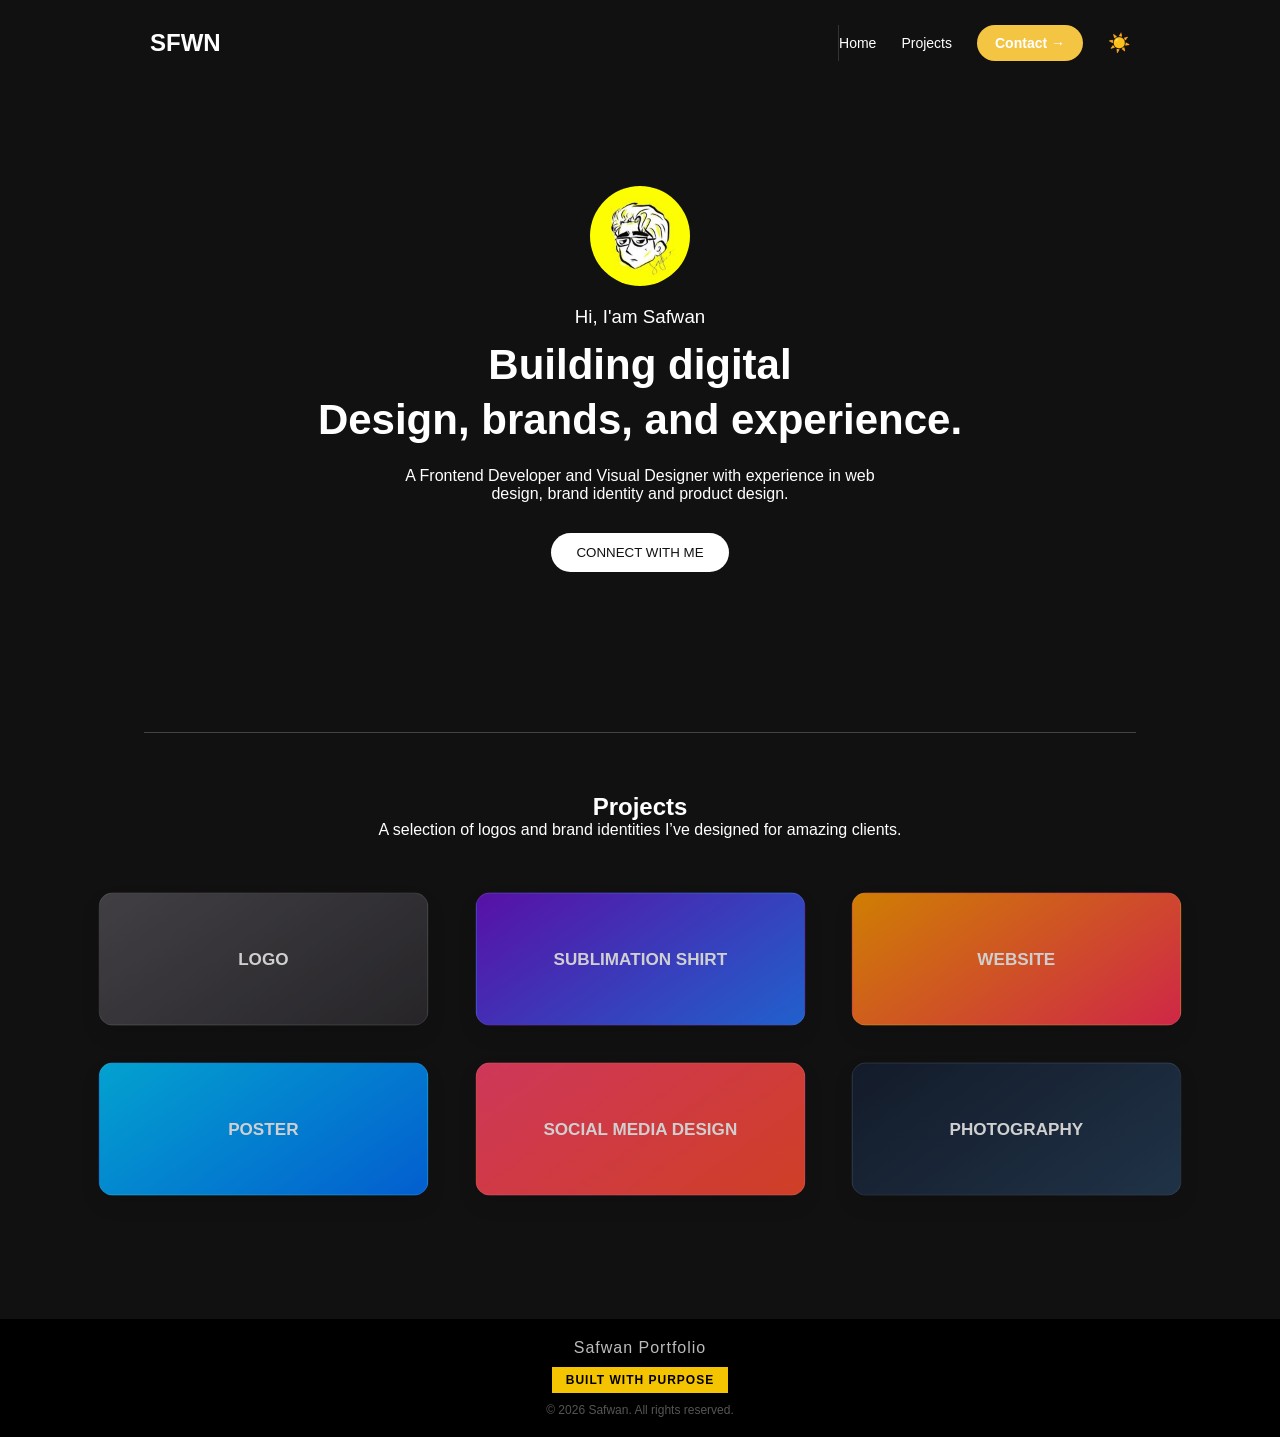
<file: index.html>
<!DOCTYPE html>
<html lang="en">
<head>
  <meta charset="UTF-8">
  <meta name="viewport" content="width=device-width, initial-scale=1.0">
  <title>Portfolio</title>
  <link rel="stylesheet" href="style.css">
</head>

<body>

  <!-- NAVBARr -->
  <header class="navbar">

   <a href="index.html" class="logo">SFWN</a>


    <!-- MENU -->
    <nav id="nav-menu" class="side-menu">

      <a href="#home" class="nav-link">Home</a>
      <a href="#projects" class="nav-link">Projects</a>
    

      <a href="https://wa.link/gm3hbg" target="_blank" class="resume-btn">
  Contact →</a>

      <span id="theme-toggle">🌙</span>

    </nav>

    <!-- HAMBURGER -->
    <div class="menu-toggle" id="menu-toggle">☰</div>

  </header>

  <!-- OVERLAY -->
  <div class="overlay" id="overlay"></div>

  <!-- HERO -->
  <section class="hero section" id="home">

    <div class="avatar">
  <img src="pic.jpg" alt="Safwan Avatar">
</div>


    <h3>Hi, I'am Safwan</h3>

    <h1>
      Building digital <br>
      Design, brands, and experience.
    </h1>

    <p>
      A Frontend Developer and Visual Designer with experience in web design,
      brand identity and product design.
    </p>
    
    <!-- CSS sedia ada  tetap berfungsi pada class "cta" -->
<a href="https://wa.link/gm3hbg" target="_blank" style="text-decoration: none;">
    <button class="cta">CONNECT WITH ME</button>
</a>


  </section>

  <!-- PROJECTS -->
  <section class="projects-section section" id="projects">

    <div class="section-divider"></div>

    <div class="projects-header">
       <!-- INI OPTIONAL AKU KASI HIDE DI CSS (MY WORK PART NI) -->
      <span class="tag"></span>
      <h1>Projects</h1>
      <p>A selection of logos and brand identities I’ve designed for amazing clients.</p>
    </div>

    <div class="projects-grid">

      <a href="project1.html" class="project-card card1">LOGO</a>
      <a href="project2.html" class="project-card card2">SUBLIMATION SHIRT</a>
      <a href="project3.html" class="project-card card3">WEBSITE</a>

      <a href="project4.html" class="project-card card4">POSTER</a>
      <a href="project5.html" class="project-card card5">SOCIAL MEDIA DESIGN</a>
      <a href="project6.html" class="project-card card6">PHOTOGRAPHY</a>

    </div>

    <div class="projects-footer">
      <button class="see-more">See More →</button>
    </div>

  </section>

  <!-- CONTACT (placeholder) -->
  <section class="section" id="contact">
    <!-- nanti boleh isi -->
  </section>

  <!-- FOOTER -->
<footer class="footer">

  <div class="footer-email">
    Safwan Portfolio
  </div>

  <div class="footer-socials">
    <a href="#">Facebook</a>
    <a href="#">X</a>
    <a href="#">LinkedIn</a>
    <a href="#">GitHub</a>
  </div>

  <div class="footer-badge">
    BUILT WITH PURPOSE
  </div>

  <div class="footer-copy">
    © 2026 Safwan. All rights reserved.
  </div>

</footer>

  <script src="script.js" defer></script>

</body>
</html>
</file>
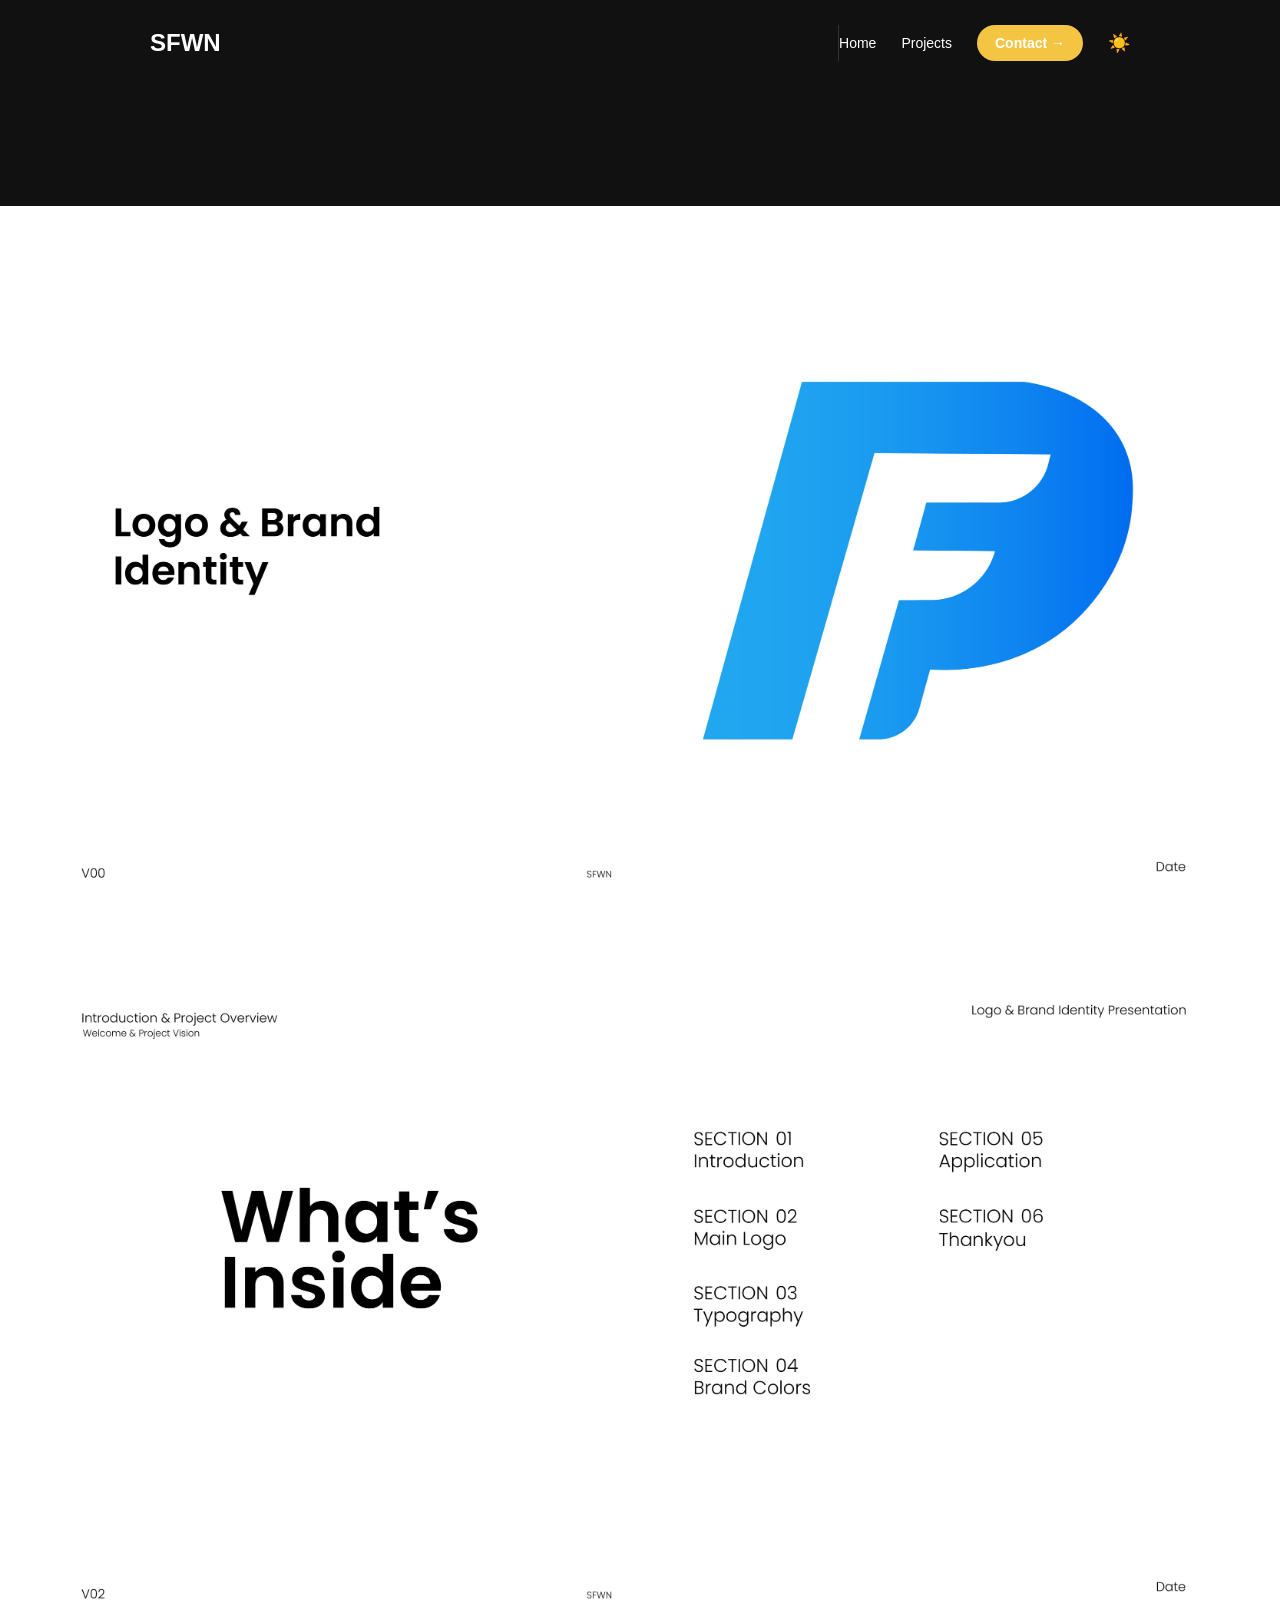
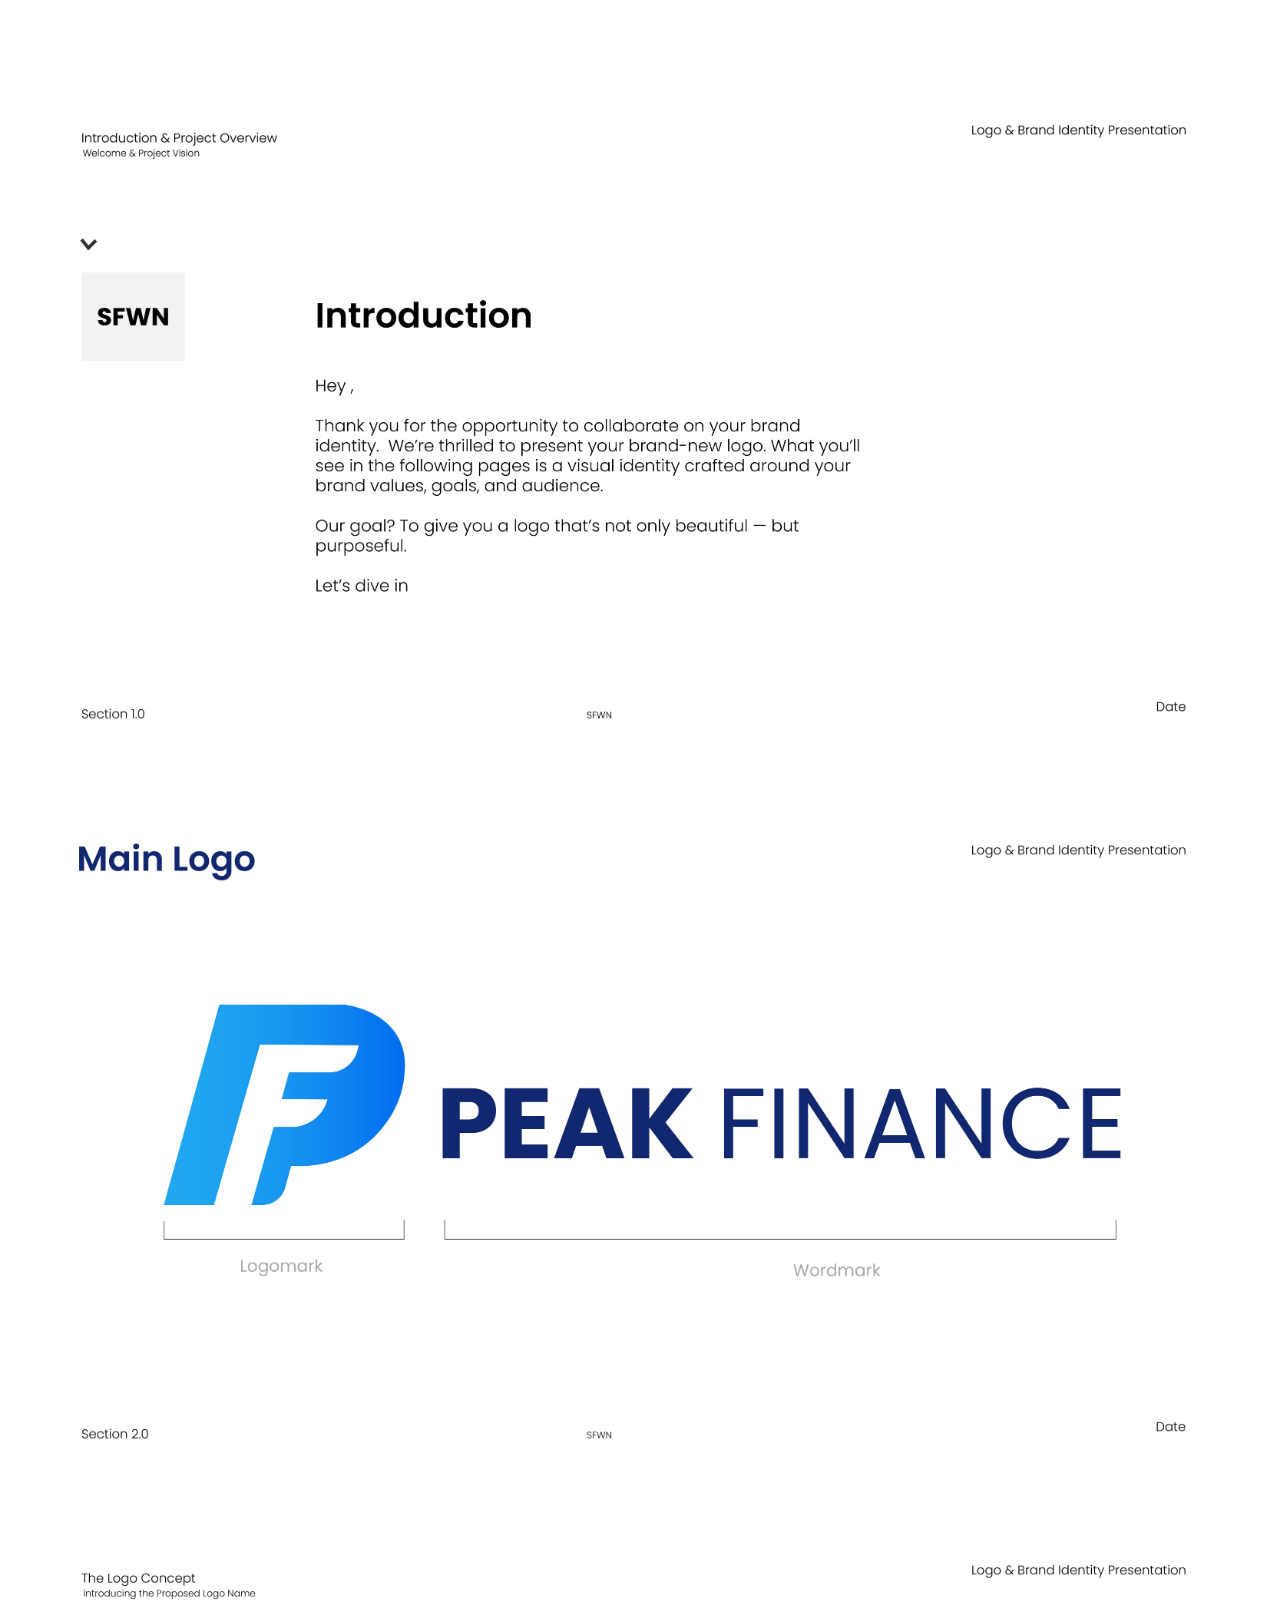
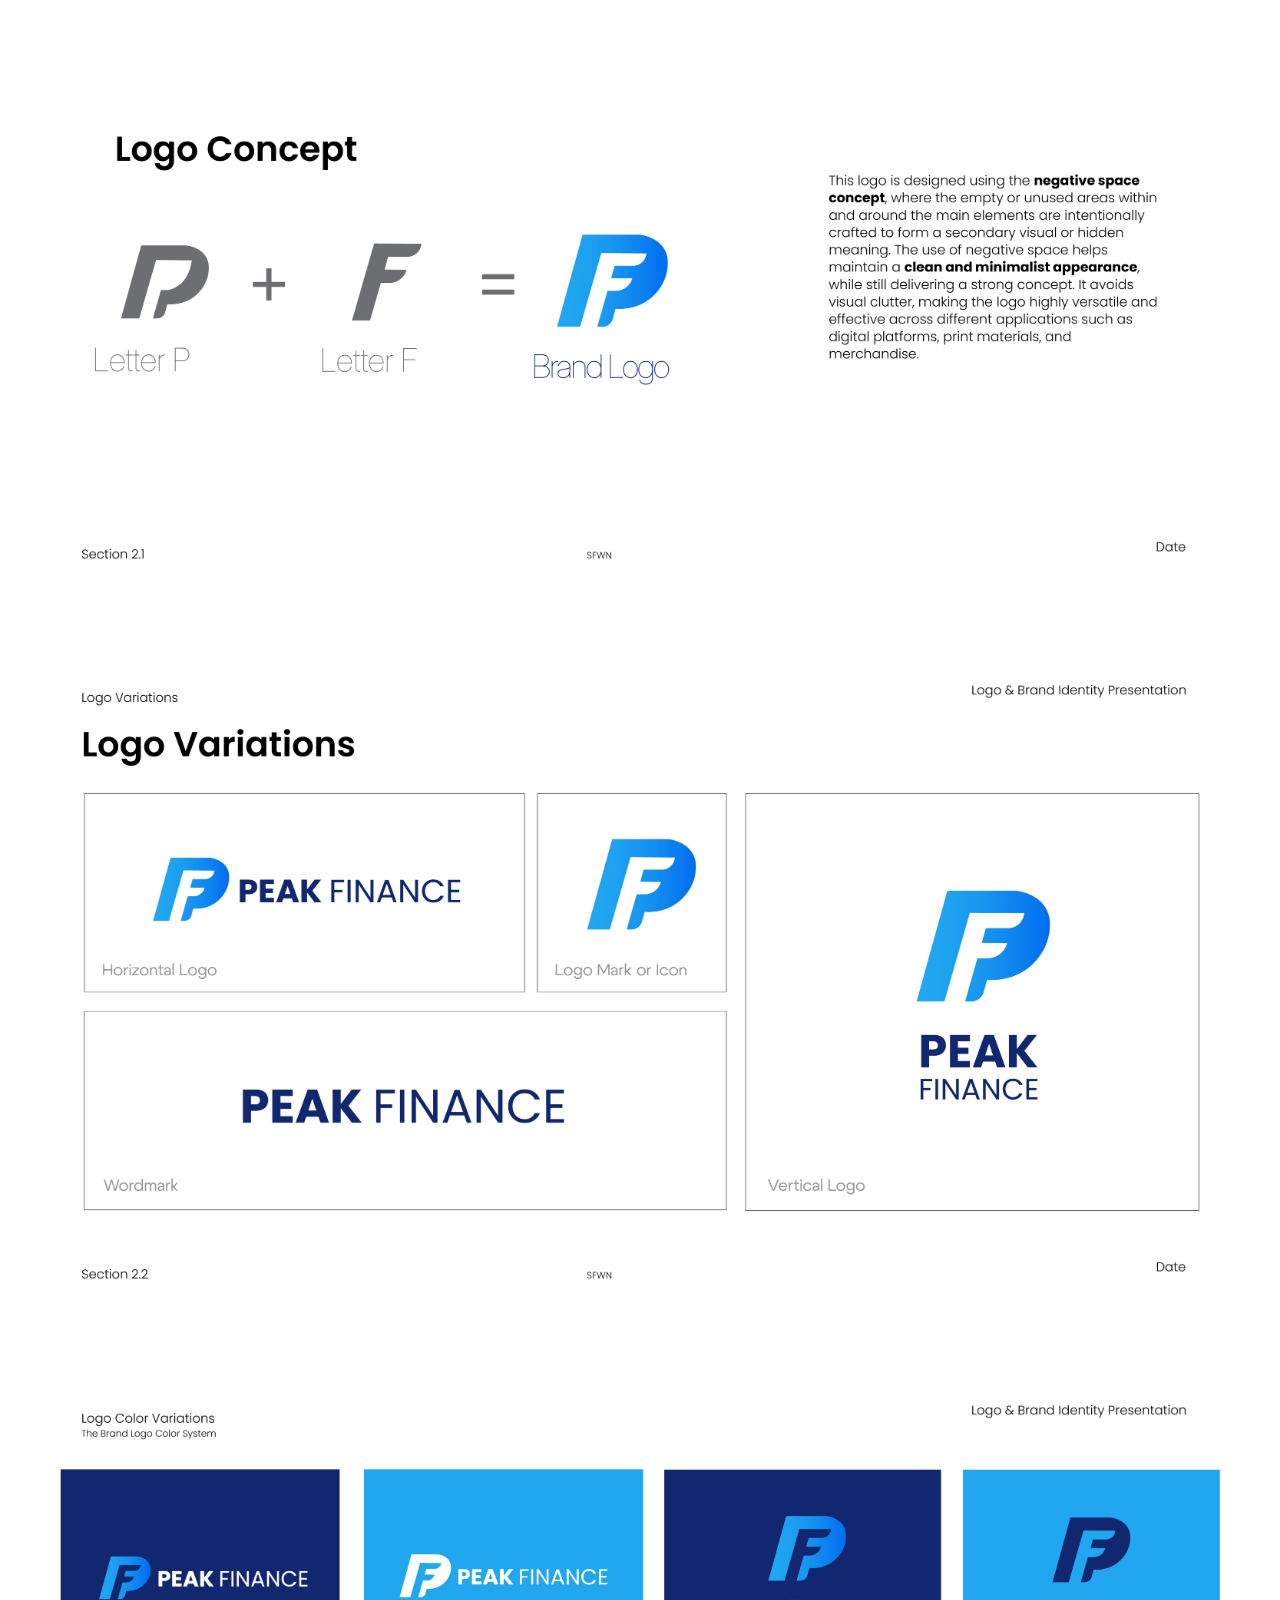
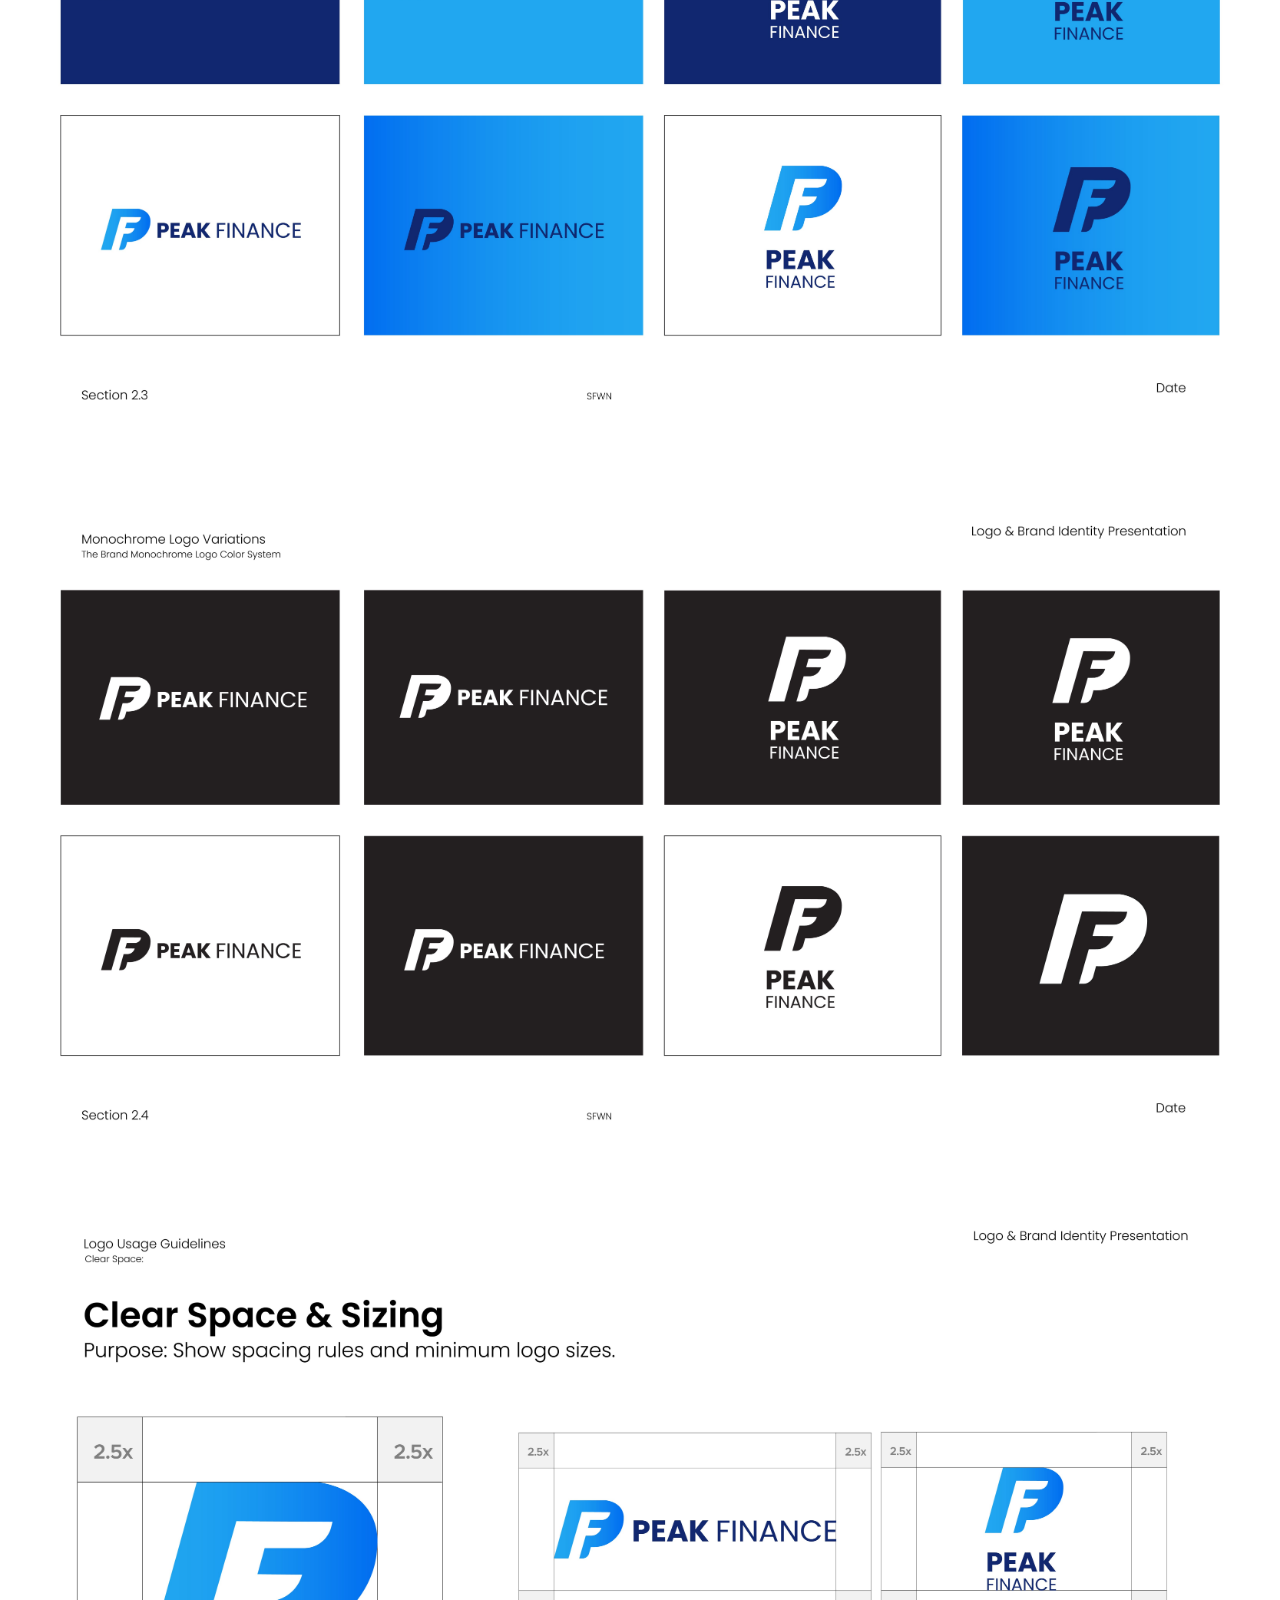
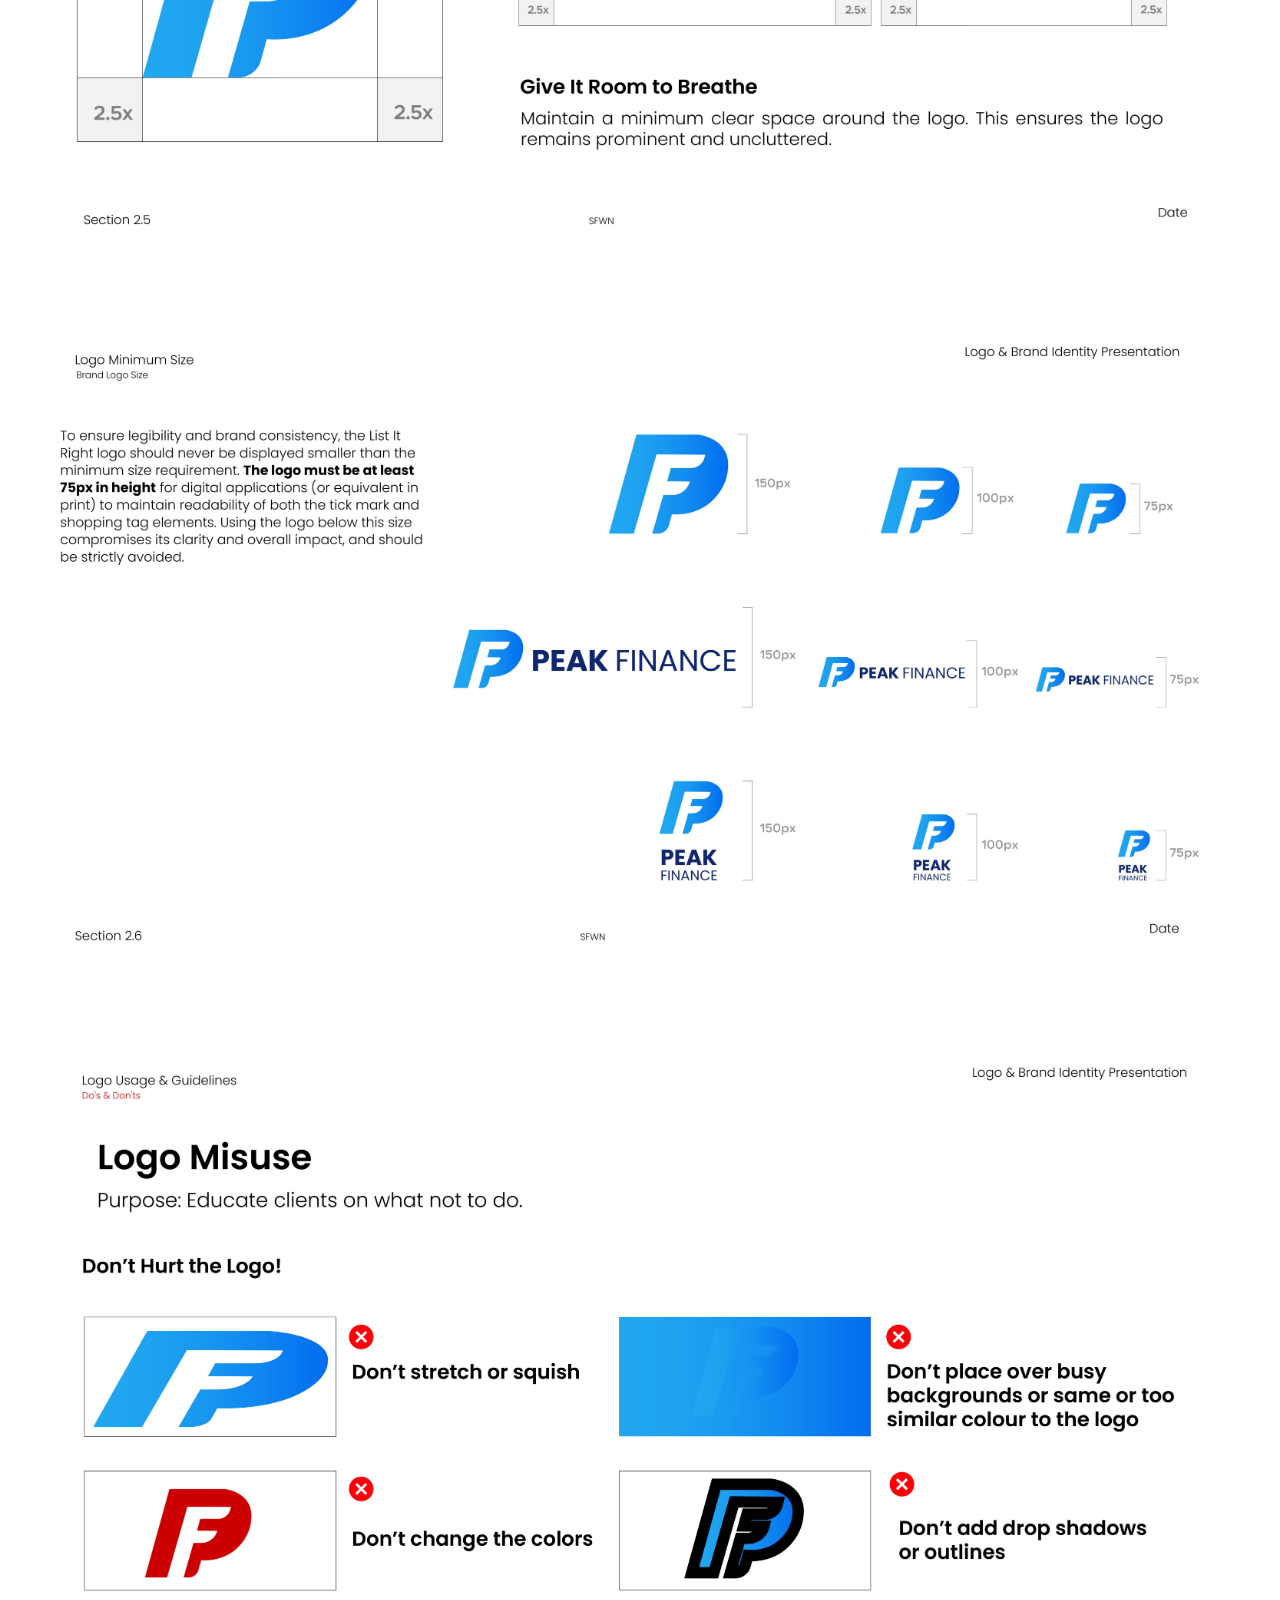
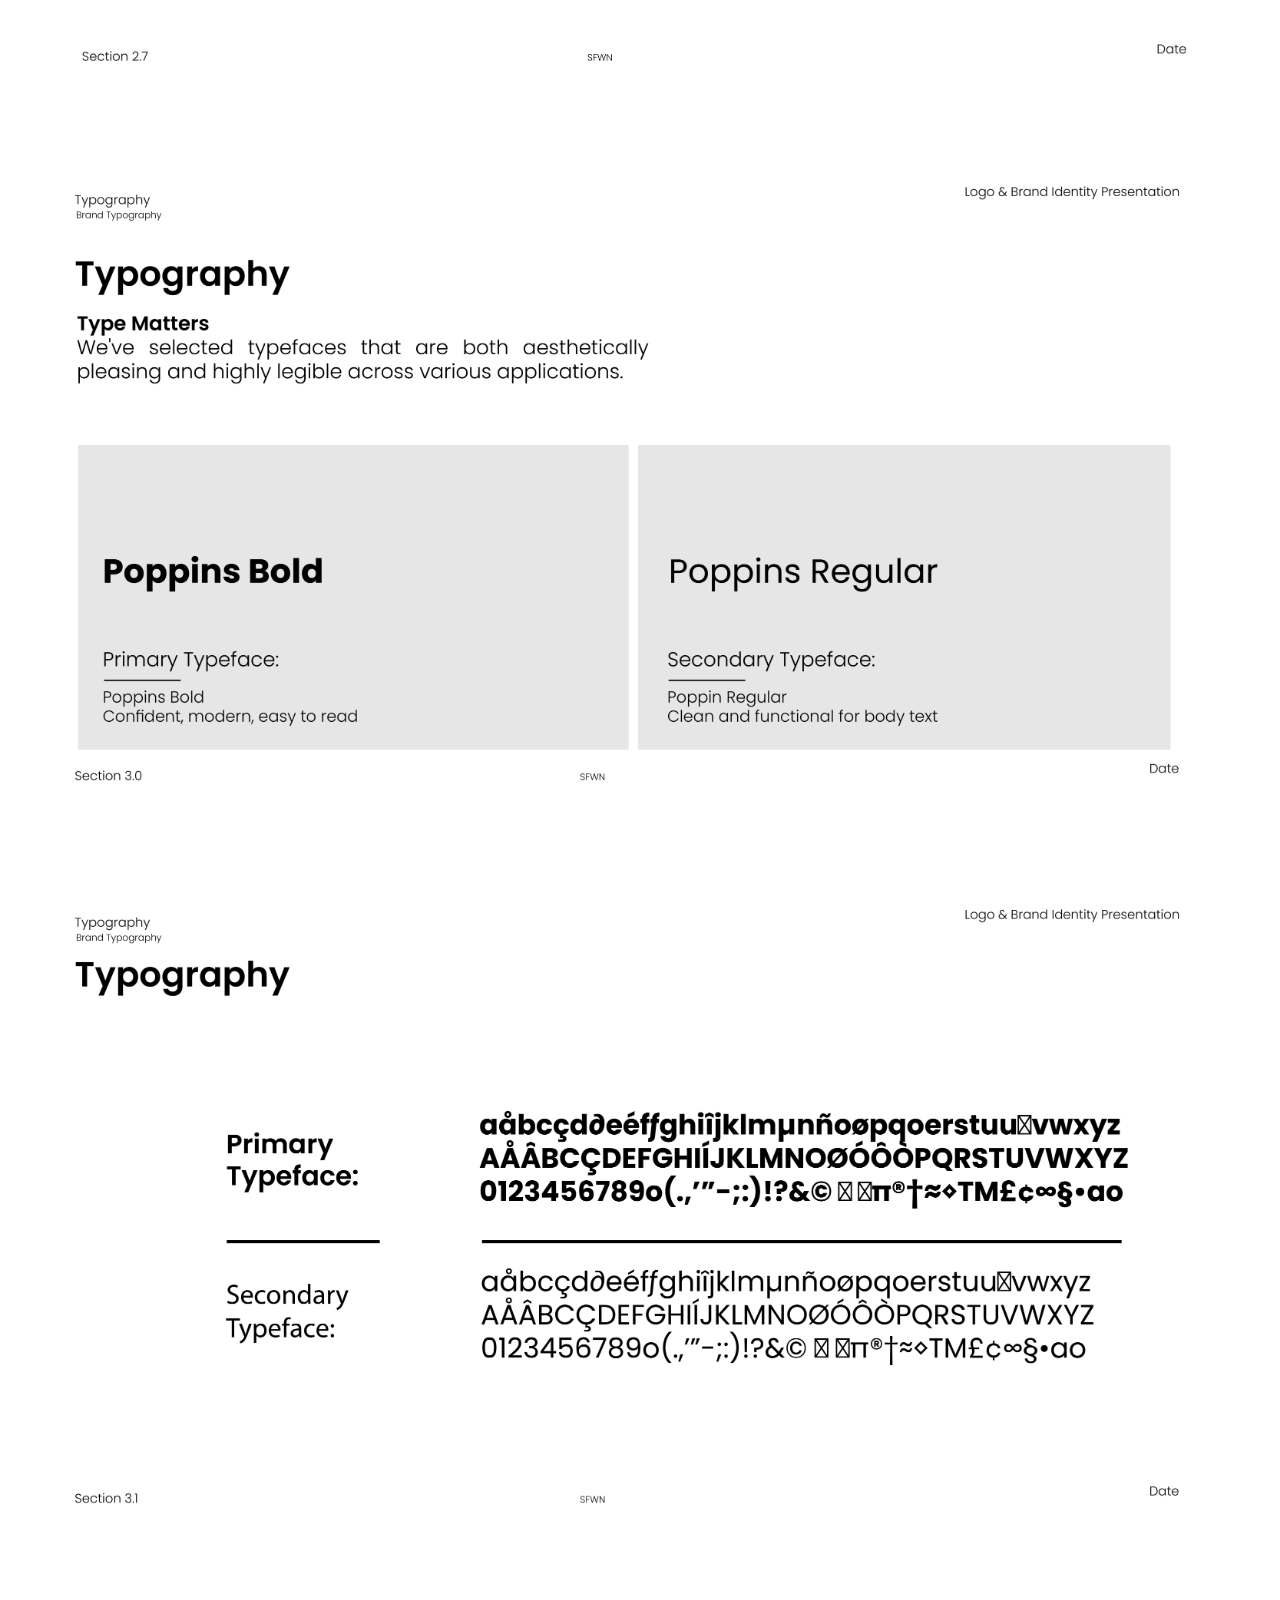
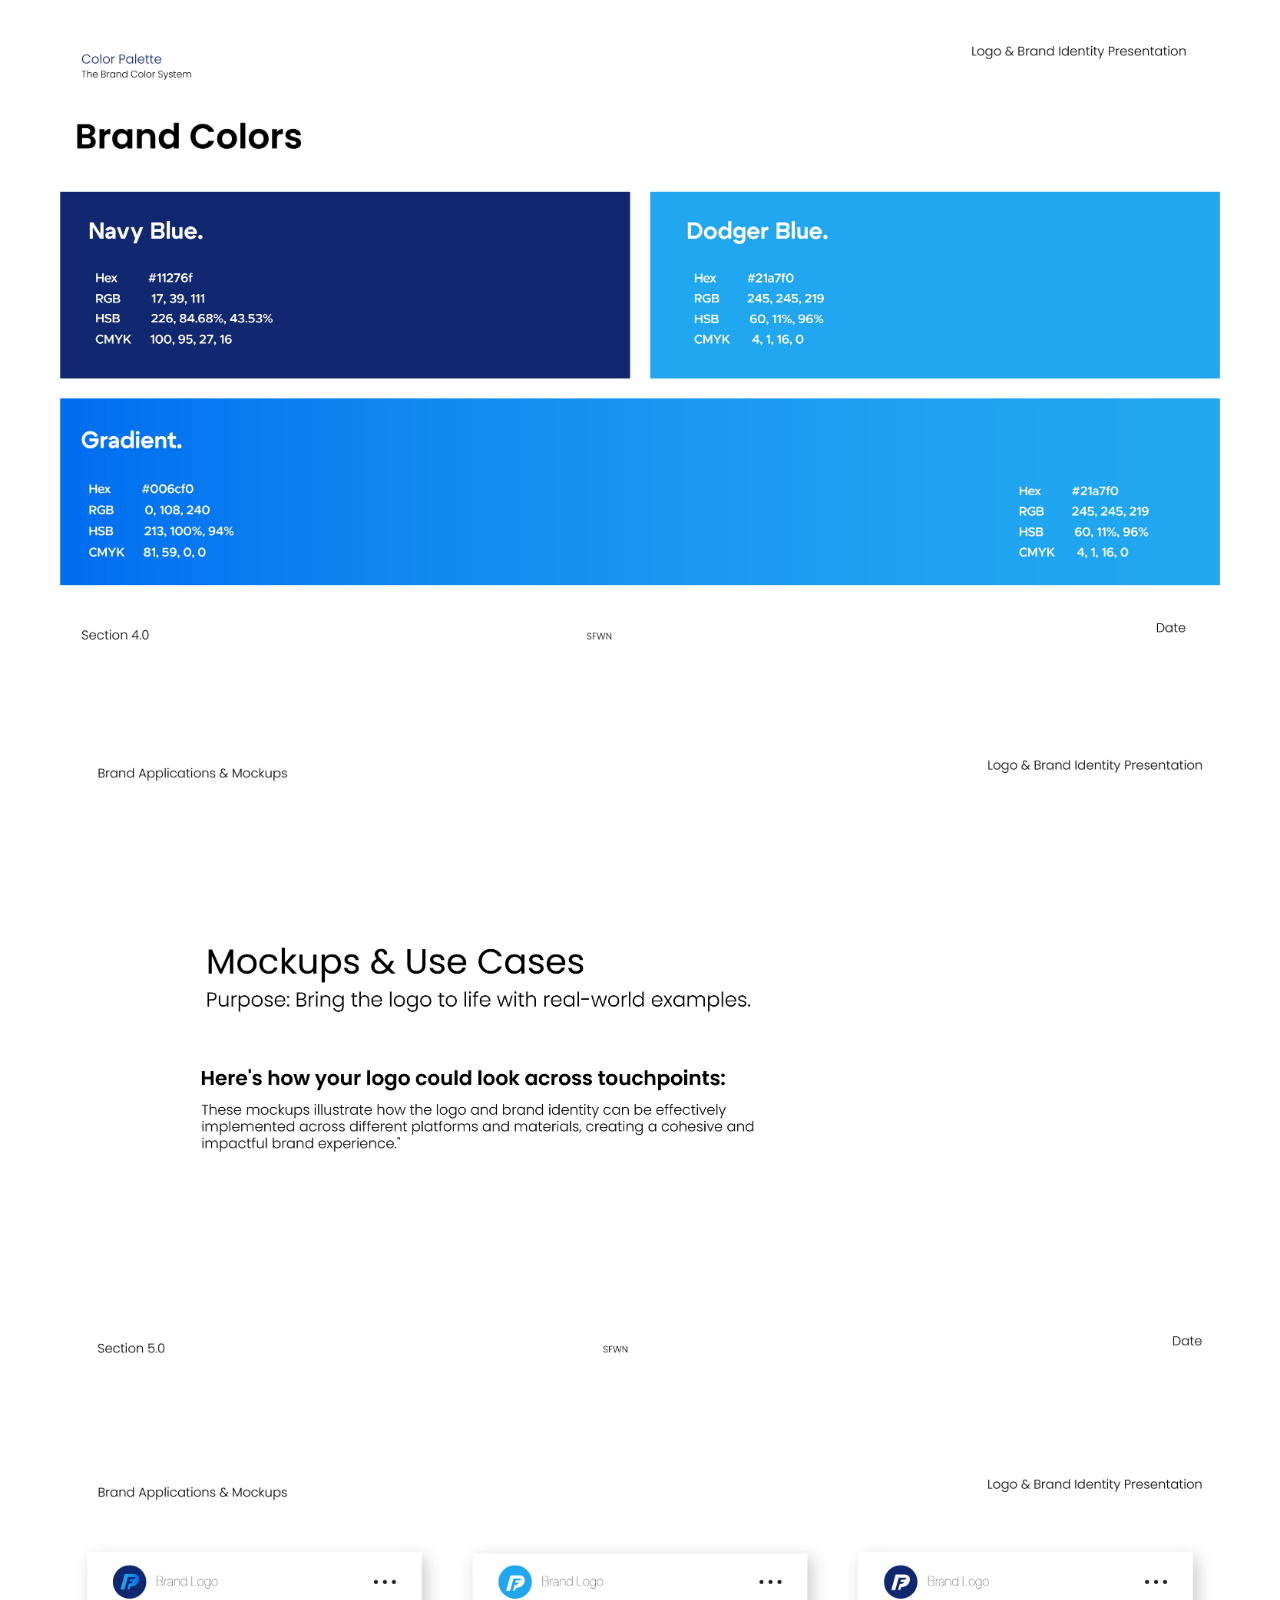
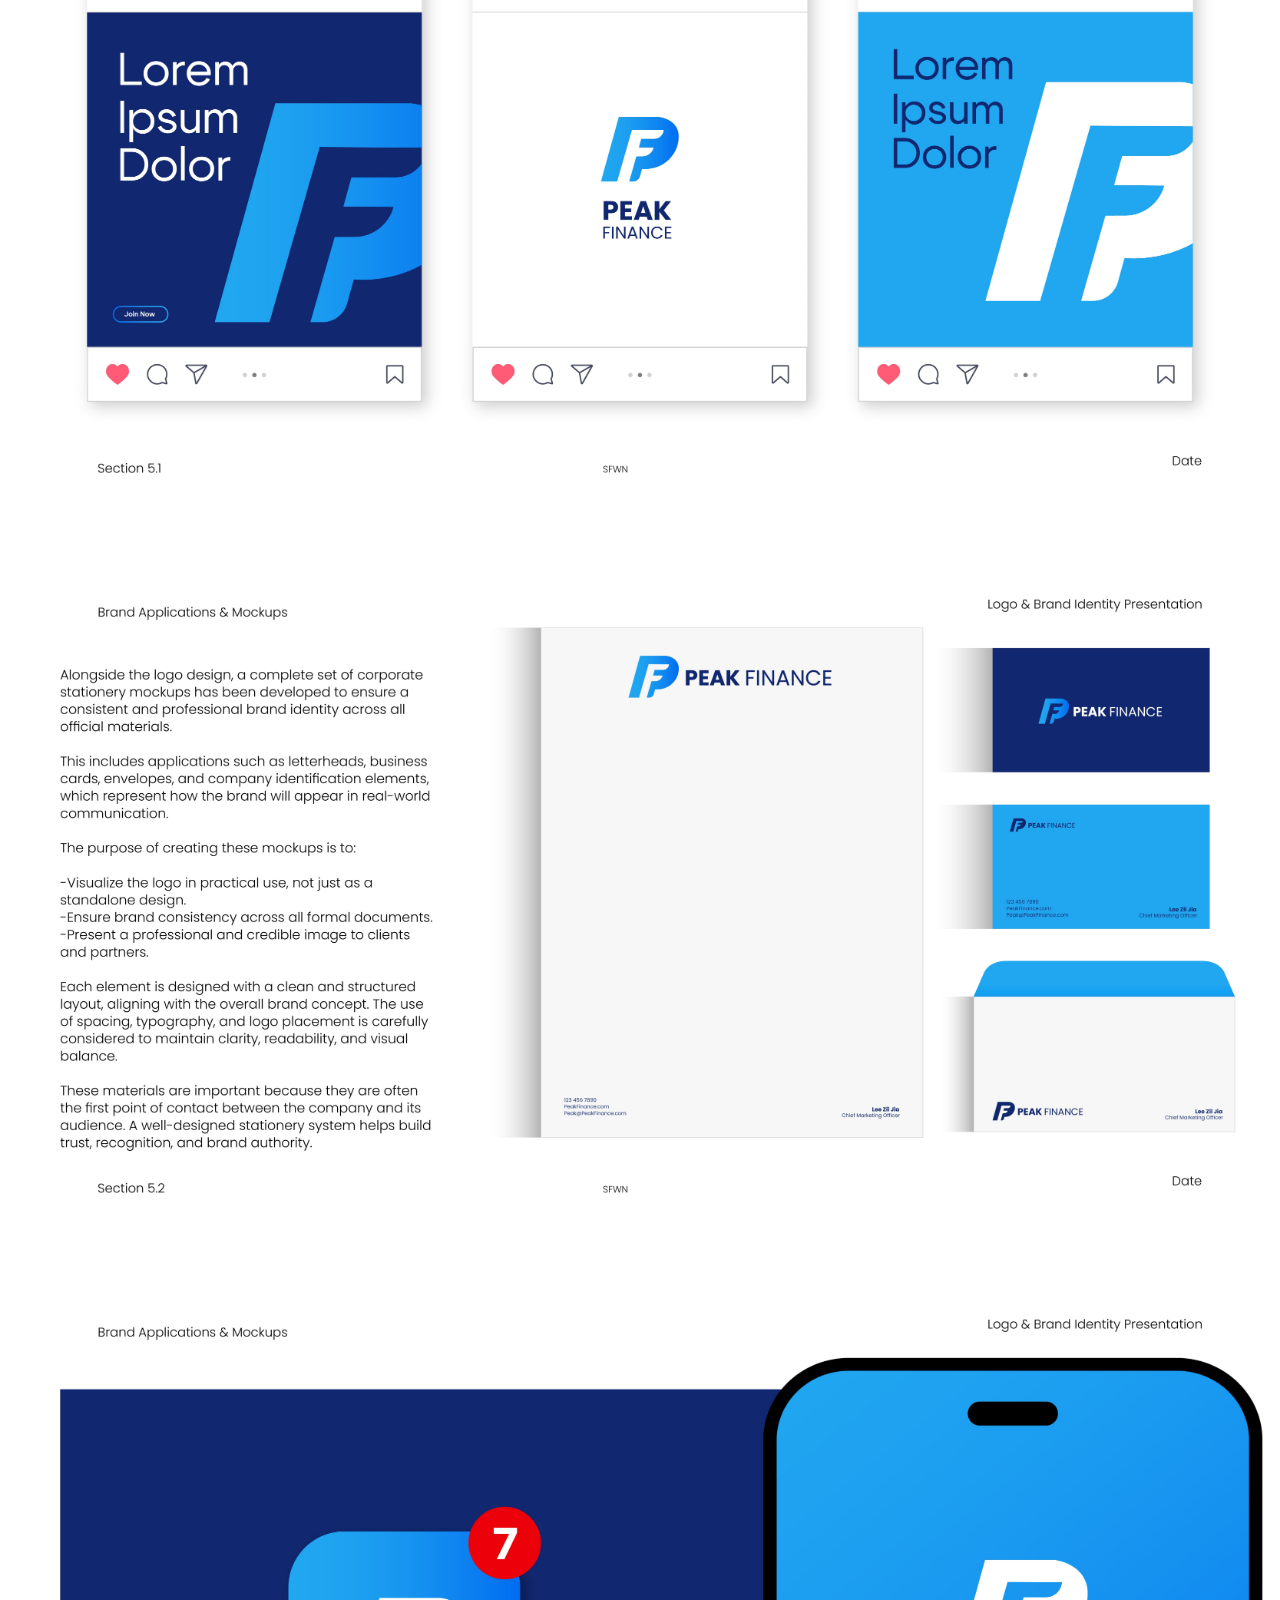
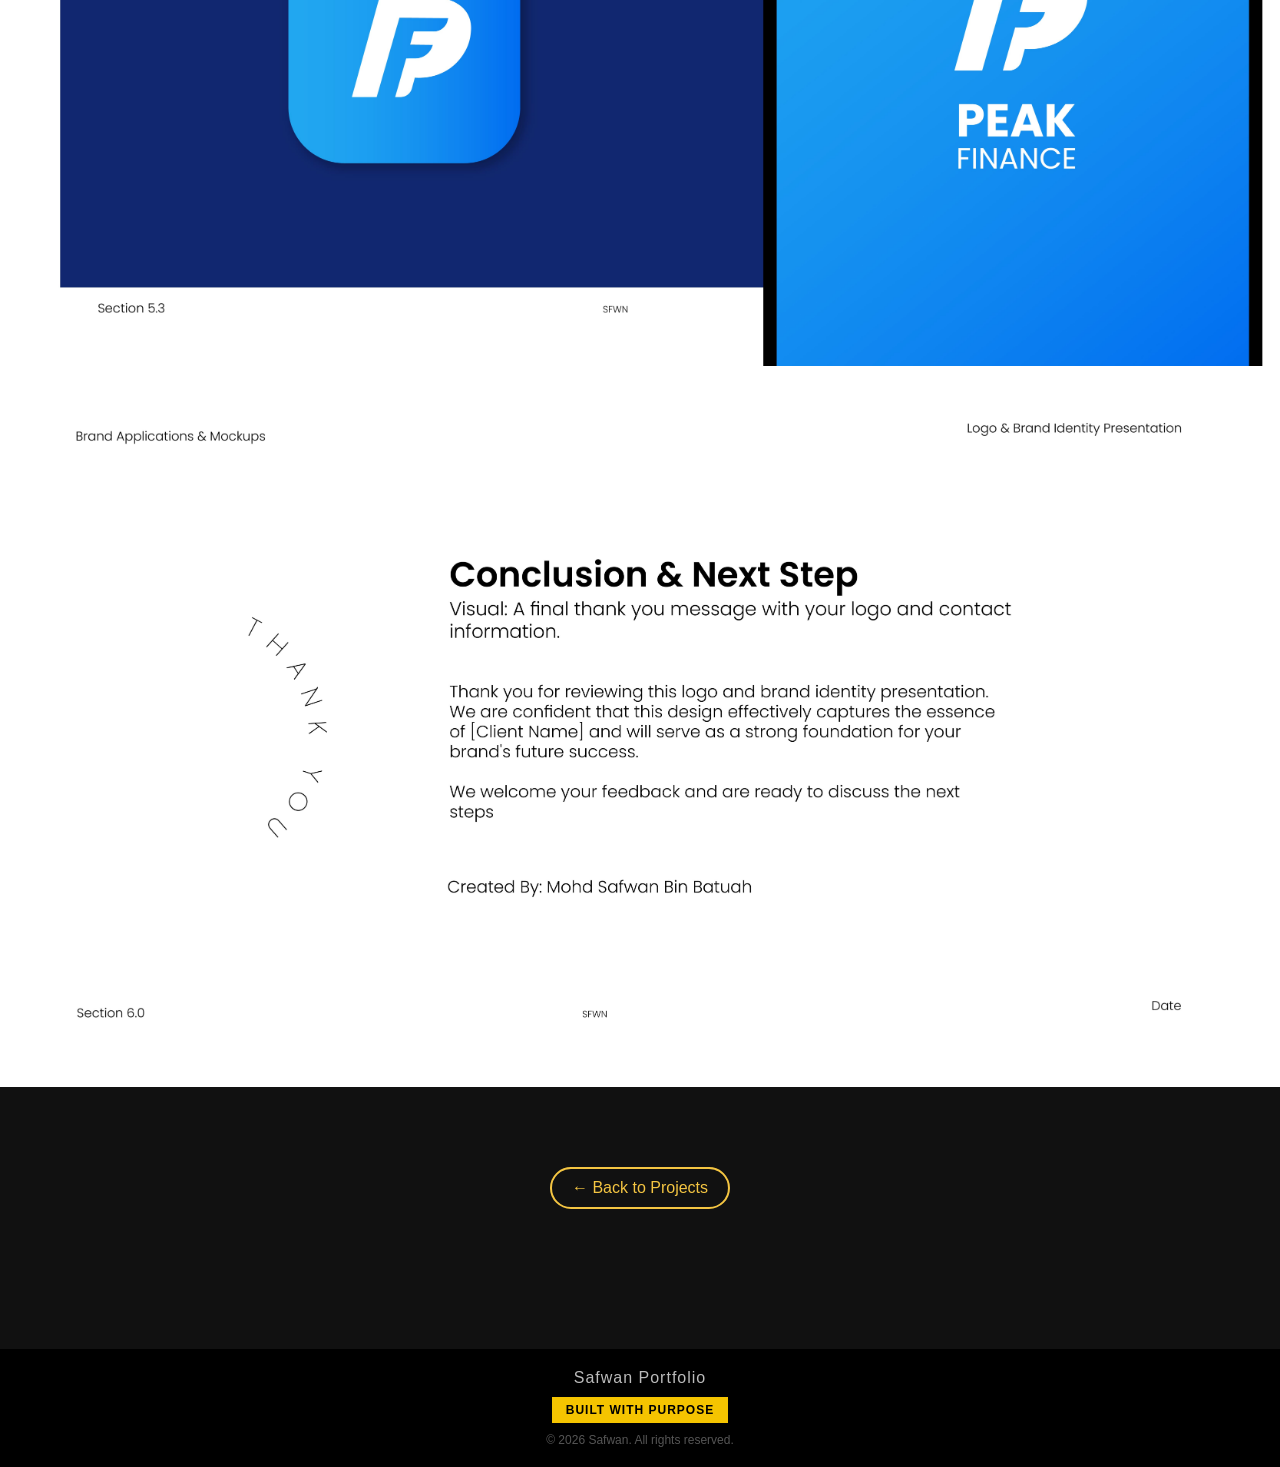
<file: project1.html>
<!DOCTYPE html>
<html lang="en">
<head>
  <meta charset="UTF-8">
  <meta name="viewport" content="width=device-width, initial-scale=1.0">
  <title>Project Details - Safwan</title>
  <!-- WAJIB: Pastikan link CSS ni betul jalurnya -->
  <head>
  <!-- Panggil fail CSS luaran macam biasa -->
  <link rel="stylesheet" href="style.css"> 

  
  
</head>

</head>
<body>

 <header class="navbar">
  <a href="index.html" class="logo">SFWN</a>

  <!-- 1. Pastikan nav ada id ini -->
  <nav id="nav-menu" class="side-menu">
    <a href="index.html#home" class="nav-link">Home</a>
    <a href="index.html#projects" class="nav-link">Projects</a>
    <a href="https://wa.link" target="_blank" class="resume-btn">Contact →</a>
    <span id="theme-toggle">🌙</span>
  </nav>

  <!-- 2. Pastikan butang hamburger ada id ini -->
  <div class="menu-toggle" id="menu-toggle">☰</div>
</header>

<!-- 3. WAJIB: Letak overlay ni di bawah header -->
<div class="overlay" id="overlay"></div>


  <!-- 2. CONTENT (Bungkus dalam container supaya ikut style index) -->
  <!-- Bahagian Content Utama -->
<main class="container project-detail">
    

    

    <!-- GALLERY GRID -->
    <div class="masonry-container">
        <!-- Ulang kod ini sebanyak 14 kali, tukar nama fail gambar saja -->
        <div class="gallery-item"><img src="PF1.jpg" alt="Logo 1.jpg"></div>
        <div class="gallery-item"><img src="PF 2.jpg" alt="Logo 2"></div>
        <div class="gallery-item"><img src="PF3.jpg" alt="Logo 3"></div>
        <div class="gallery-item"><img src="PF4.jpg" alt="Logo 4"></div>
        <div class="gallery-item"><img src="PF5.jpg" alt="Logo 4"></div>
        <div class="gallery-item"><img src="PF6.jpg" alt="Logo 4"></div>
        <div class="gallery-item"><img src="PF7.jpg" alt="Logo 4"></div>
        <div class="gallery-item"><img src="PF8.jpg" alt="Logo 4"></div>
        <div class="gallery-item"><img src="PF9.jpg" alt="Logo 4"></div>
        <div class="gallery-item"><img src="PF11.jpg" alt="Logo 4"></div>
        <div class="gallery-item"><img src="PF12.jpg" alt="Logo 4"></div>
        <div class="gallery-item"><img src="PF13.jpg" alt="Logo 4"></div>
        <div class="gallery-item"><img src="PF14.jpg" alt="Logo 4"></div>
        <div class="gallery-item"><img src="PF15.jpg" alt="Logo 4"></div>
        <div class="gallery-item"><img src="PF16.jpg" alt="Logo 4"></div>
        <div class="gallery-item"><img src="PF10.jpg" alt="Logo 4"></div>
        <div class="gallery-item"><img src="PF17.jpg" alt="Logo 4"></div>
        <div class="gallery-item"><img src="PF18.jpg" alt="Logo 4"></div>
        <div class="gallery-item"><img src="PF19.jpg" alt="Logo 4"></div>
        <!-- ... sambung untuk gambar ... -->
        
    </div>

    <div class="details">
       
     
        
            
        </div>
    </div>
    <a href="index.html#projects" class="back-link">← Back to Projects</a>
</main>


  <!-- 3. FOOTER (Copy terus dari index) -->
  <footer class="footer">
    <div class="footer-email">Safwan Portfolio</div>
    <div class="footer-badge">BUILT WITH PURPOSE</div>
    <div class="footer-copy">© 2026 Safwan. All rights reserved.</div>
  </footer>

  <!-- WAJIB: Panggil JS supaya Dark Mode & Menu berfungsi -->
  <script src="script.js" defer></script>
<!-- Lightbox dengan Butang Navigasi -->
<div id="lightbox" class="lightbox">
  <span class="close-btn">&times;</span>
  <span class="prev-btn">&#10094;</span> <!-- Butang Kiri -->
  <img class="lightbox-content" id="lightbox-img">
  <span class="next-btn">&#10095;</span> <!-- Butang Kanan -->
   <script src="script.js" defer></script>
</div>


</body>
</html>
</file>
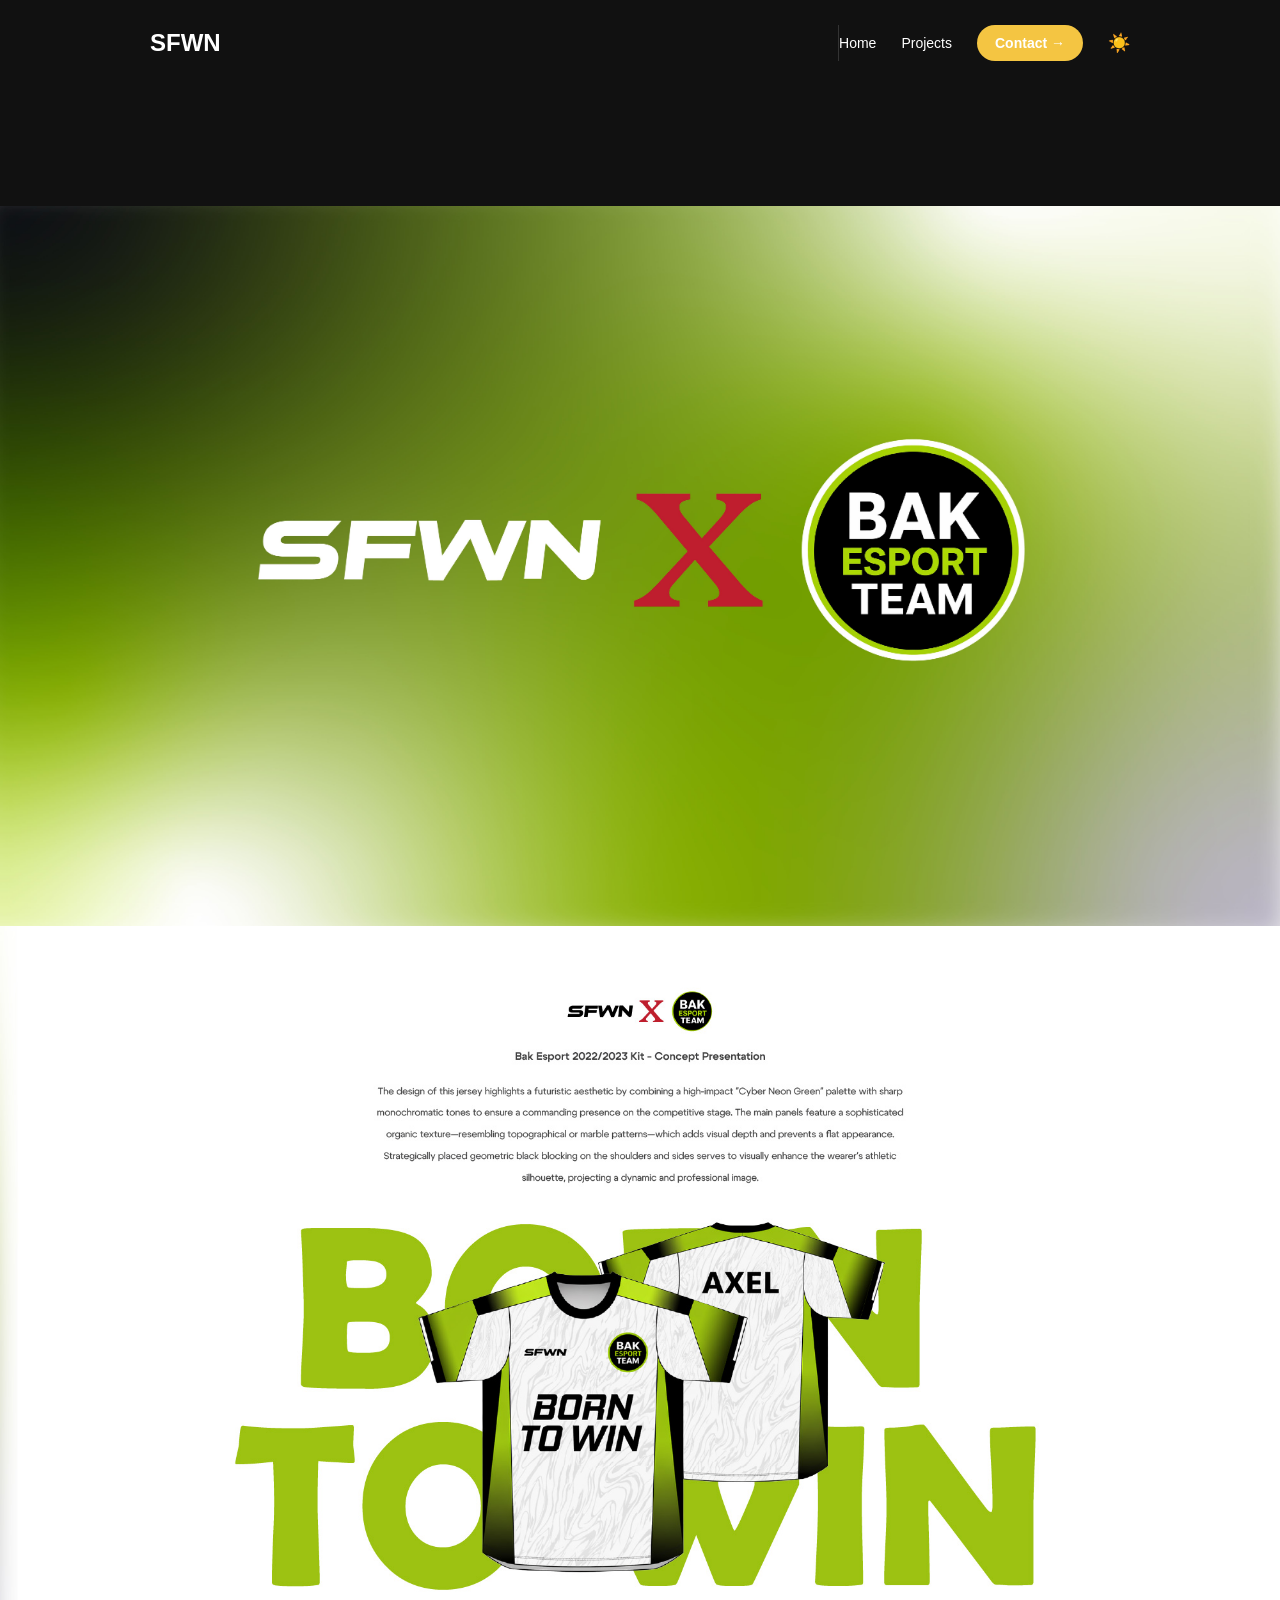
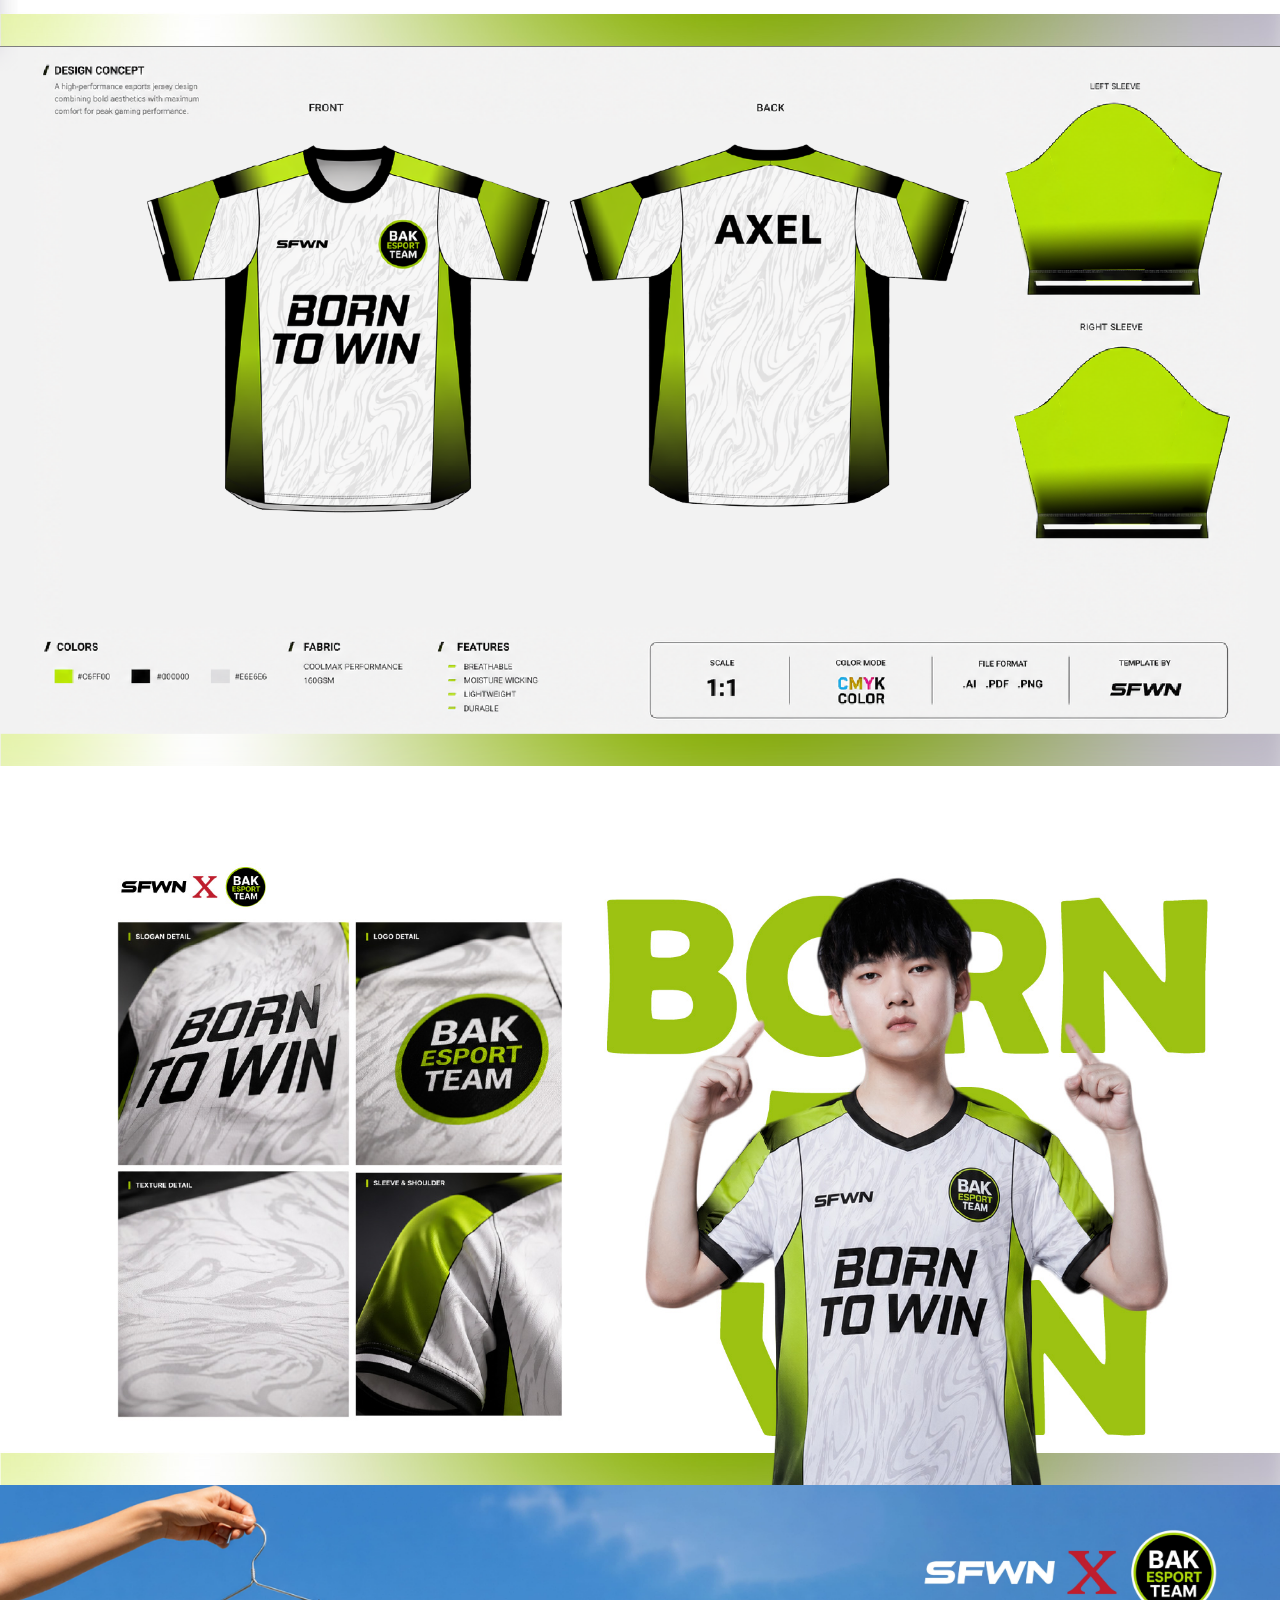
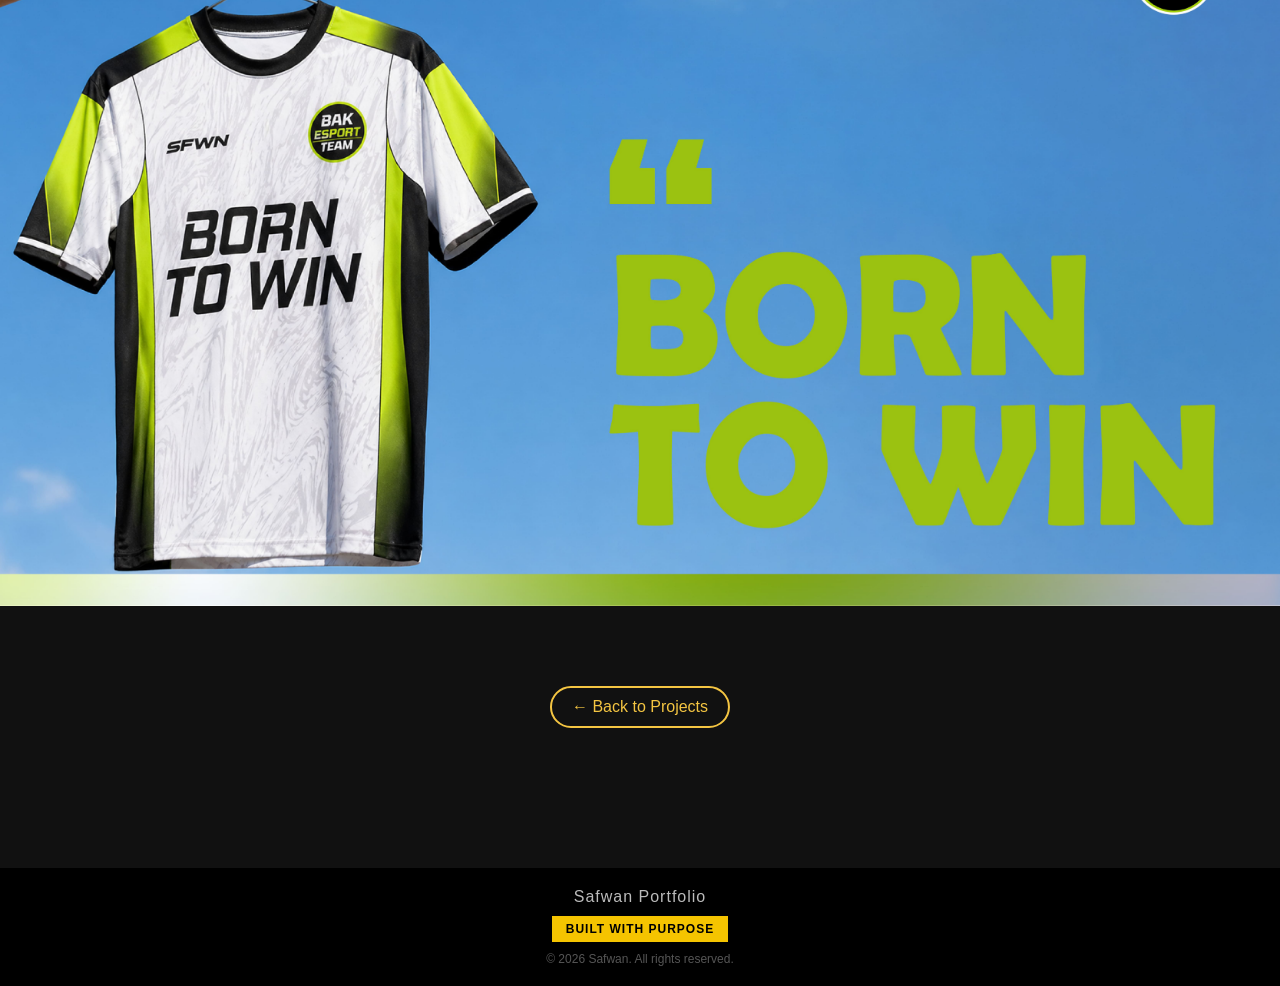
<file: project2.html>
<!DOCTYPE html>
<html lang="en">
<head>
  <meta charset="UTF-8">
  <meta name="viewport" content="width=device-width, initial-scale=1.0">
  <title>Project Details - Safwan</title>
  <!-- WAJIB: Pastikan link CSS ni betul jalurnya -->
  <head>
  <!-- Panggil fail CSS luaran macam biasa -->
  <link rel="stylesheet" href="style.css"> 

  <!-- TAMBAH INI: Supaya skrin terus HITAM sebaik saja klik -->
 
</head>

</head>
<body>

 <header class="navbar">
  <a href="index.html" class="logo">SFWN</a>

  <!-- 1. Pastikan nav ada id ini -->
  <nav id="nav-menu" class="side-menu">
    <a href="index.html#home" class="nav-link">Home</a>
    <a href="index.html#projects" class="nav-link">Projects</a>
    <a href="https://wa.link" target="_blank" class="resume-btn">Contact →</a>
    <span id="theme-toggle">🌙</span>
  </nav>

  <!-- 2. Pastikan butang hamburger ada id ini -->
  <div class="menu-toggle" id="menu-toggle">☰</div>
</header>

<!-- 3. WAJIB: Letak overlay ni di bawah header -->
<div class="overlay" id="overlay"></div>


  <!-- 2. CONTENT (Bungkus dalam container supaya ikut style index) -->
  <!-- Bahagian Content Utama -->
<main class="container project-detail">
    

    

    <!-- GALLERY GRID -->
 <div class="masonry-container">
    <div class="gallery-item"><img src="BE1.jpg" alt="Logo 1"></div>
    <div class="gallery-item"><img src="BE2(1).jpg" alt="Logo 2"></div>
    <div class="gallery-item"><img src="BE3(1).png" alt="Logo 3"></div>
    <div class="gallery-item"><img src="BE4(1).jpg" alt="Logo 4"></div>
    <div class="gallery-item"><img src="BE5.jpg" alt="Logo 5"></div>
    <!-- Tambah lagi gambar BE6, BE7 dan seterusnya -->
</div>
    <div class="details">
       
     
        
            
        </div>
    </div>
    <a href="index.html#projects" class="back-link">← Back to Projects</a>
</main>


  <!-- 3. FOOTER (Copy terus dari index) -->
  <footer class="footer">
    <div class="footer-email">Safwan Portfolio</div>
    <div class="footer-badge">BUILT WITH PURPOSE</div>
    <div class="footer-copy">© 2026 Safwan. All rights reserved.</div>
  </footer>

  <!-- WAJIB: Panggil JS supaya Dark Mode & Menu berfungsi -->
  <script src="script.js" defer></script>
<!-- Lightbox dengan Butang Navigasi -->
<div id="lightbox" class="lightbox">
  <span class="close-btn">&times;</span>
  <span class="prev-btn">&#10094;</span> <!-- Butang Kiri -->
  <img class="lightbox-content" id="lightbox-img">
  <span class="next-btn">&#10095;</span> <!-- Butang Kanan -->
   <script src="script.js" defer></script>
</div>


</body>
</html>
</file>
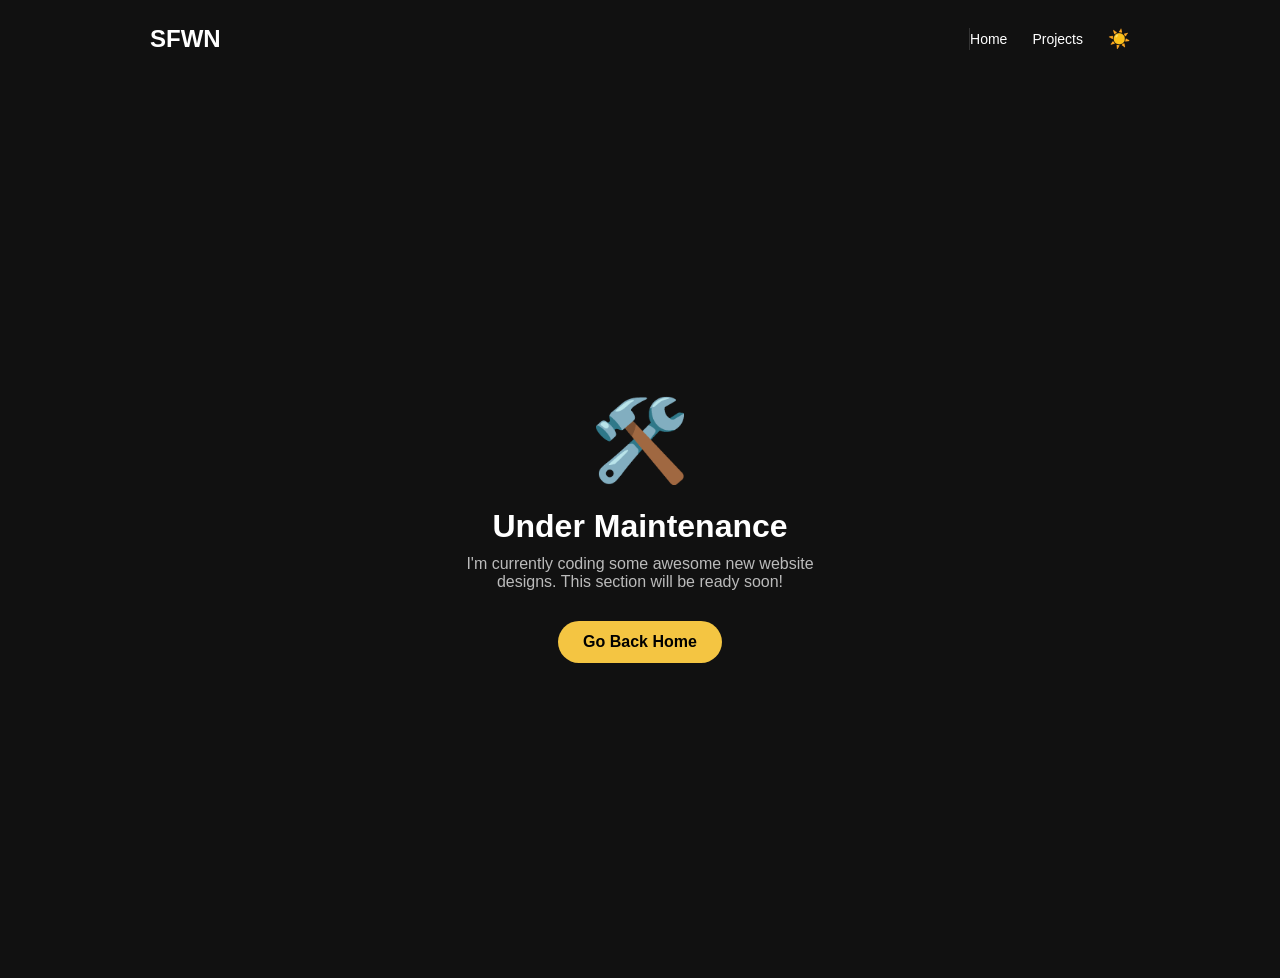
<file: project3.html>
<!DOCTYPE html>
<html lang="en">
<head>
  <meta charset="UTF-8">
  <meta name="viewport" content="width=device-width, initial-scale=1.0">
  <title>Under Maintenance - Safwan</title>
  <link rel="stylesheet" href="style.css">
  <style>
    .maintenance-container {
      height: 100vh;
      display: flex;
      flex-direction: column;
      align-items: center;
      justify-content: center;
      text-align: center;
      padding: 20px;
    }

    .maintenance-icon {
      font-size: 80px;
      margin-bottom: 20px;
      animation: pulse 2s infinite; /* Animasi di sini */
    }

    @keyframes pulse {
      0% { transform: scale(1); opacity: 1; }
      50% { transform: scale(1.1); opacity: 0.7; }
      100% { transform: scale(1); opacity: 1; }
    }

    .maintenance-container h1 {
      font-size: 32px;
      margin-bottom: 10px;
      color: #f4c542; /* Guna warna kuning tema kau */
    }

    .maintenance-container p {
      max-width: 400px;
      color: #777;
      margin-bottom: 30px;
    }

    .btn-back {
      padding: 12px 25px;
      background: #f4c542;
      color: #000;
      text-decoration: none;
      border-radius: 25px;
      font-weight: bold;
      transition: 0.3s;
    }

    .btn-back:hover {
      background: #f4c542;
      transform: translateY(-3px);
    }

    /* Dark Mode Support */
    body.dark .maintenance-container p {
      color: #bbb;
    }
  </style>
</head>
<body>

  <!-- Tetap masukkan Navbar supaya user boleh navigasi balik -->
  <header class="navbar">
    <a href="index.html" class="logo">SFWN</a>
    <nav id="nav-menu" class="side-menu">
      <a href="index.html#home" class="nav-link">Home</a>
      <a href="index.html#projects" class="nav-link">Projects</a>
      <span id="theme-toggle">🌙</span>
    </nav>
  </header>

  <main class="maintenance-container">
    <div class="maintenance-icon">🛠️</div>
    <h1>Under Maintenance</h1>
    <p>I'm currently coding some awesome new website designs. This section will be ready soon!</p>
    <a href="index.html#projects" class="btn-back">Go Back Home</a>
  </main>

  <script src="script.js" defer></script>
</body>
</html>
</file>
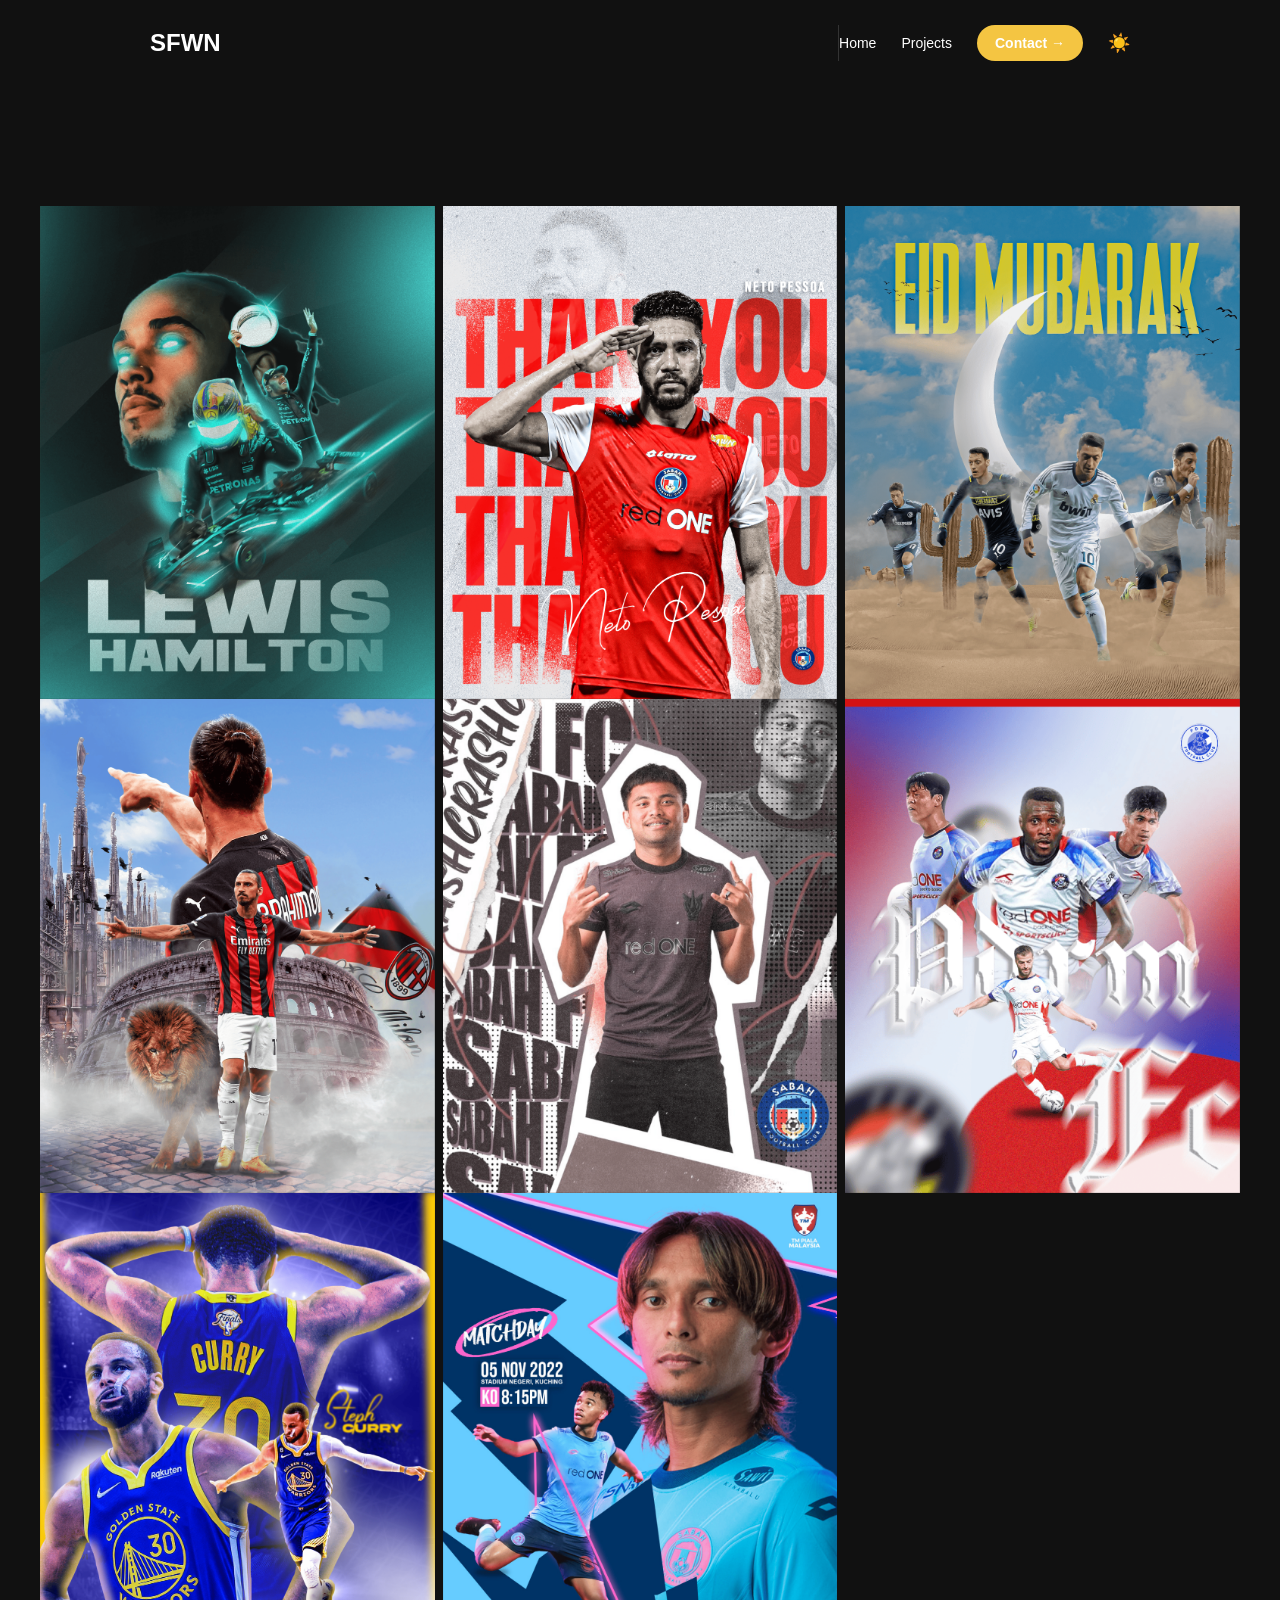
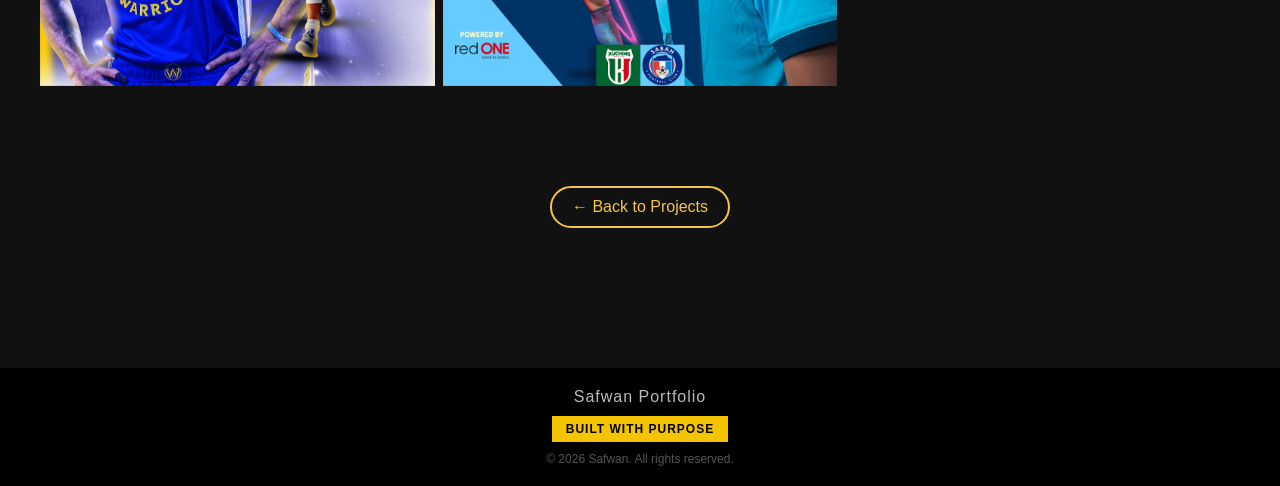
<file: project4.html>
<!DOCTYPE html>
<html lang="en">
<head>
  <meta charset="UTF-8">
  <meta name="viewport" content="width=device-width, initial-scale=1.0">
  <title>Project Details - Safwan</title>
  <!-- WAJIB: Pastikan link CSS ni betul jalurnya -->
  <head>
  <!-- Panggil fail CSS luaran macam biasa -->
  <link rel="stylesheet" href="style.css"> 

  <!-- TAMBAH INI: Supaya skrin terus HITAM sebaik saja klik -->
 
</head>

</head>
<body>

 <header class="navbar">
  <a href="index.html" class="logo">SFWN</a>

  <!-- 1. Pastikan nav ada id ini -->
  <nav id="nav-menu" class="side-menu">
    <a href="index.html#home" class="nav-link">Home</a>
    <a href="index.html#projects" class="nav-link">Projects</a>
    <a href="https://wa.link" target="_blank" class="resume-btn">Contact →</a>
    <span id="theme-toggle">🌙</span>
  </nav>

  <!-- 2. Pastikan butang hamburger ada id ini -->
  <div class="menu-toggle" id="menu-toggle">☰</div>
</header>

<!-- 3. WAJIB: Letak overlay ni di bawah header -->
<div class="overlay" id="overlay"></div>


  <!-- 2. CONTENT (Bungkus dalam container supaya ikut style index) -->
  <!-- Bahagian Content Utama -->
<main class="container project-detail">
    

    

    <!-- GALLERY GRID -->
   <!-- GALLERY MASONRY -->
<div class="pinterest-grid">
    <div class="gallery-item"><img src="PT1.png" alt="Logo 1"></div>
    <div class="gallery-item"><img src="PT2.png" alt="Logo 2"></div>
    <div class="gallery-item"><img src="PT3.png" alt="Logo 3"></div>
    <div class="gallery-item"><img src="PT4.png" alt="Logo 4"></div>
    <div class="gallery-item"><img src="PT5.png" alt="Logo 5"></div>
    <div class="gallery-item"><img src="PT6.png" alt="Logo 5"></div>
    <div class="gallery-item"><img src="PT7.png" alt="Logo 5"></div>
    <div class="gallery-item"><img src="PT8.png" alt="Logo 5"></div>
    <!-- Tambah lagi gambar BE6, BE7 dan seterusnya -->
</div>

        
    </div>

    <div class="details">
       
     
        
            
        </div>
    </div>
    <a href="index.html#projects" class="back-link">← Back to Projects</a>
</main>


  <!-- 3. FOOTER (Copy terus dari index) -->
  <footer class="footer">
    <div class="footer-email">Safwan Portfolio</div>
    <div class="footer-badge">BUILT WITH PURPOSE</div>
    <div class="footer-copy">© 2026 Safwan. All rights reserved.</div>
  </footer>

  <!-- WAJIB: Panggil JS supaya Dark Mode & Menu berfungsi -->
  <script src="script.js" defer></script>
<!-- Lightbox dengan Butang Navigasi -->
<div id="lightbox" class="lightbox">
  <span class="close-btn">&times;</span>
  <span class="prev-btn">&#10094;</span> <!-- Butang Kiri -->
  <img class="lightbox-content" id="lightbox-img">
  <span class="next-btn">&#10095;</span> <!-- Butang Kanan -->
   <script src="script.js" defer></script>
</div>


</body>
</html>
</file>
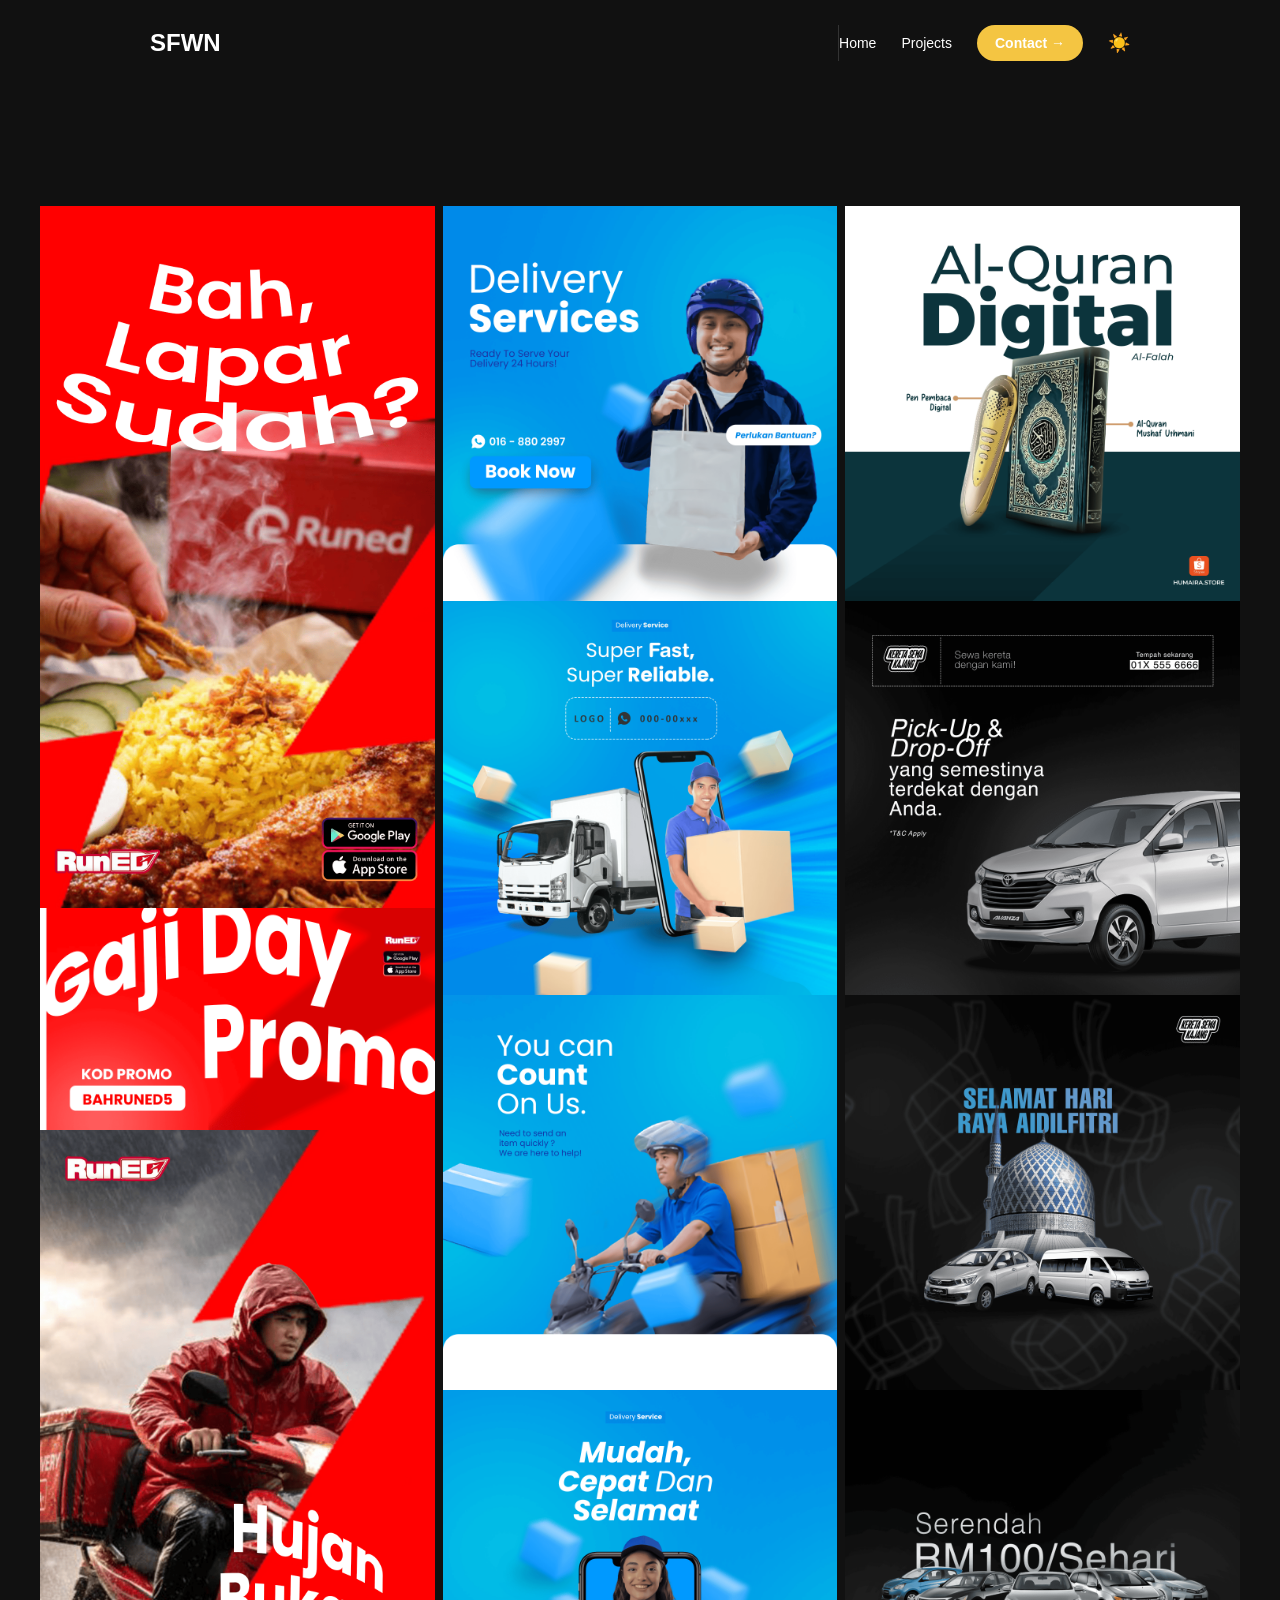
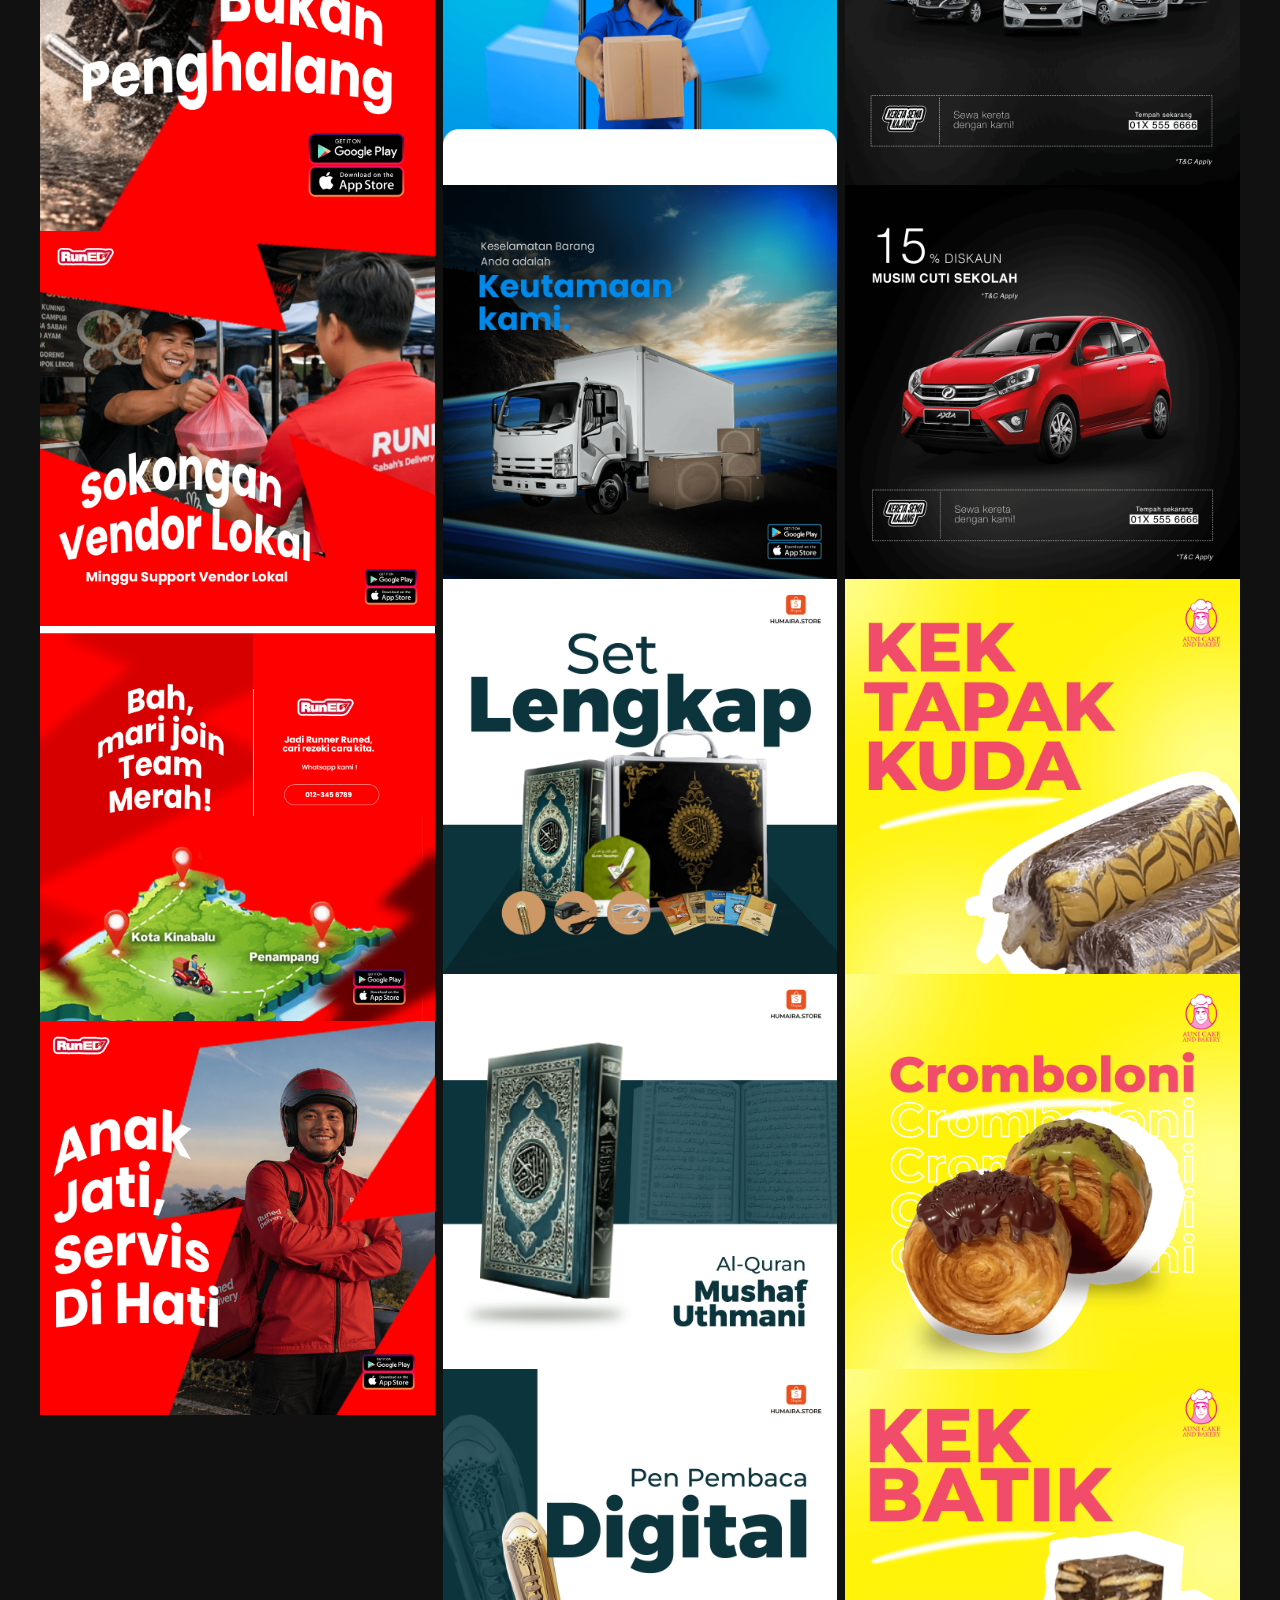
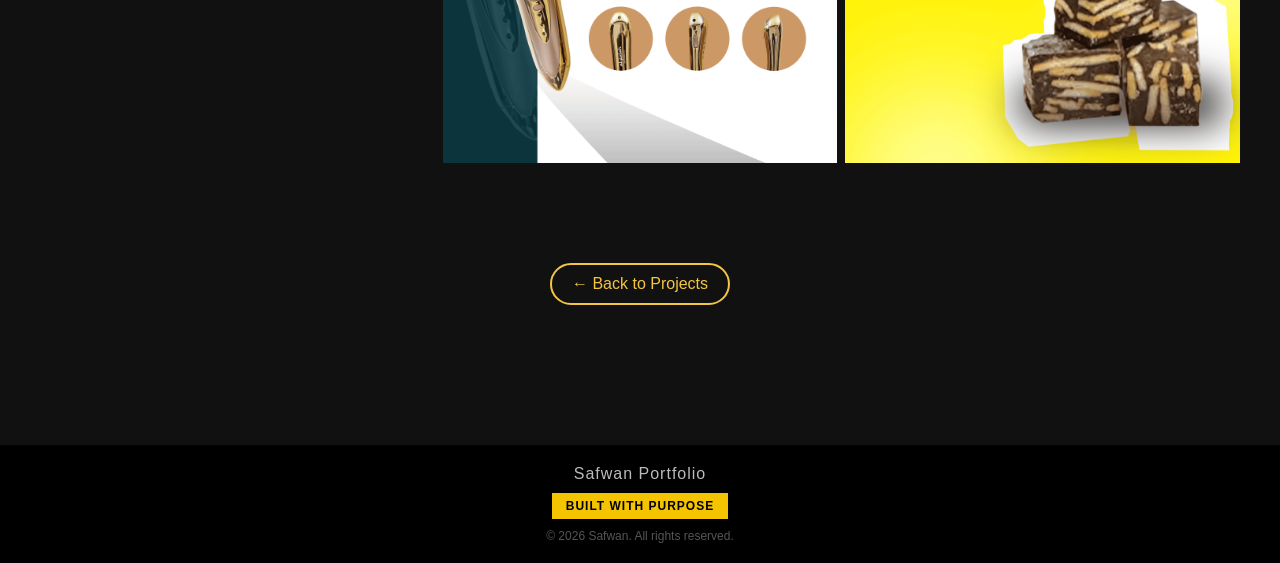
<file: project5.html>
<!DOCTYPE html>
<html lang="en">
<head>
  <meta charset="UTF-8">
  <meta name="viewport" content="width=device-width, initial-scale=1.0">
  <title>Project Details - Safwan</title>
  <!-- WAJIB: Pastikan link CSS ni betul jalurnya -->
  <head>
  <!-- Panggil fail CSS luaran macam biasa -->
  <link rel="stylesheet" href="style.css"> 

  <!-- TAMBAH INI: Supaya skrin terus HITAM sebaik saja klik -->
 
</head>

</head>
<body>

 <header class="navbar">
  <a href="index.html" class="logo">SFWN</a>

  <!-- 1. Pastikan nav ada id ini -->
  <nav id="nav-menu" class="side-menu">
    <a href="index.html#home" class="nav-link">Home</a>
    <a href="index.html#projects" class="nav-link">Projects</a>
    <a href="https://wa.link" target="_blank" class="resume-btn">Contact →</a>
    <span id="theme-toggle">🌙</span>
  </nav>

  <!-- 2. Pastikan butang hamburger ada id ini -->
  <div class="menu-toggle" id="menu-toggle">☰</div>
</header>

<!-- 3. WAJIB: Letak overlay ni di bawah header -->
<div class="overlay" id="overlay"></div>


  <!-- 2. CONTENT (Bungkus dalam container supaya ikut style index) -->
  <!-- Bahagian Content Utama -->
<main class="container project-detail">
    

    

    <!-- GALLERY GRID -->
   <!-- GALLERY MASONRY -->
<div class="pinterest-grid">
    <div class="gallery-item"><img src="R2.png" alt="Logo 1"></div>
    <div class="gallery-item"><img src="R1.png" alt="Logo 2"></div>
    <div class="gallery-item"><img src="R3.png" alt="Logo 3"></div>
    <div class="gallery-item"><img src="R4.png" alt="Logo 4"></div>
    <div class="gallery-item"><img src="R5.png" alt="Logo 5"></div>
    <div class="gallery-item"><img src="R6.png" alt="Logo 5"></div>
    <div class="gallery-item"><img src="SC8.png" alt="Logo 1"></div>
    <div class="gallery-item"><img src="SC9.png" alt="Logo 2"></div>
    <div class="gallery-item"><img src="SC10.png" alt="Logo 3"></div>
    <div class="gallery-item"><img src="SC11.png" alt="Logo 4"></div>
    <div class="gallery-item"><img src="SC12.png" alt="Logo 5"></div>
    <div class="gallery-item"><img src="SC4.png" alt="Logo 1"></div>
    <div class="gallery-item"><img src="SC5.png" alt="Logo 2"></div>
    <div class="gallery-item"><img src="SC6.png" alt="Logo 3"></div>
    <div class="gallery-item"><img src="SC7.png" alt="Logo 4"></div>
    <div class="gallery-item"><img src="SC13.png" alt="Logo 1"></div>
    <div class="gallery-item"><img src="SC14.png" alt="Logo 2"></div>
    <div class="gallery-item"><img src="SC15.png" alt="Logo 3"></div>
    <div class="gallery-item"><img src="SC16.png" alt="Logo 4"></div>
    <div class="gallery-item"><img src="SC1.png" alt="Logo 2"></div>
    <div class="gallery-item"><img src="SC2.png" alt="Logo 3"></div>
    <div class="gallery-item"><img src="SC3.png" alt="Logo 4"></div>
    
    <!-- Tambah lagi gambar BE6, BE7 dan seterusnya -->
</div>

        
    </div>

    <div class="details">
       
     
        
            
        </div>
    </div>
    <a href="index.html#projects" class="back-link">← Back to Projects</a>
</main>


  <!-- 3. FOOTER (Copy terus dari index) -->
  <footer class="footer">
    <div class="footer-email">Safwan Portfolio</div>
    <div class="footer-badge">BUILT WITH PURPOSE</div>
    <div class="footer-copy">© 2026 Safwan. All rights reserved.</div>
  </footer>

  <!-- WAJIB: Panggil JS supaya Dark Mode & Menu berfungsi -->
  <script src="script.js" defer></script>
<!-- Lightbox dengan Butang Navigasi -->
<div id="lightbox" class="lightbox">
  <span class="close-btn">&times;</span>
  <span class="prev-btn">&#10094;</span> <!-- Butang Kiri -->
  <img class="lightbox-content" id="lightbox-img">
  <span class="next-btn">&#10095;</span> <!-- Butang Kanan -->
   <script src="script.js" defer></script>
</div>


</body>
</html>
</file>
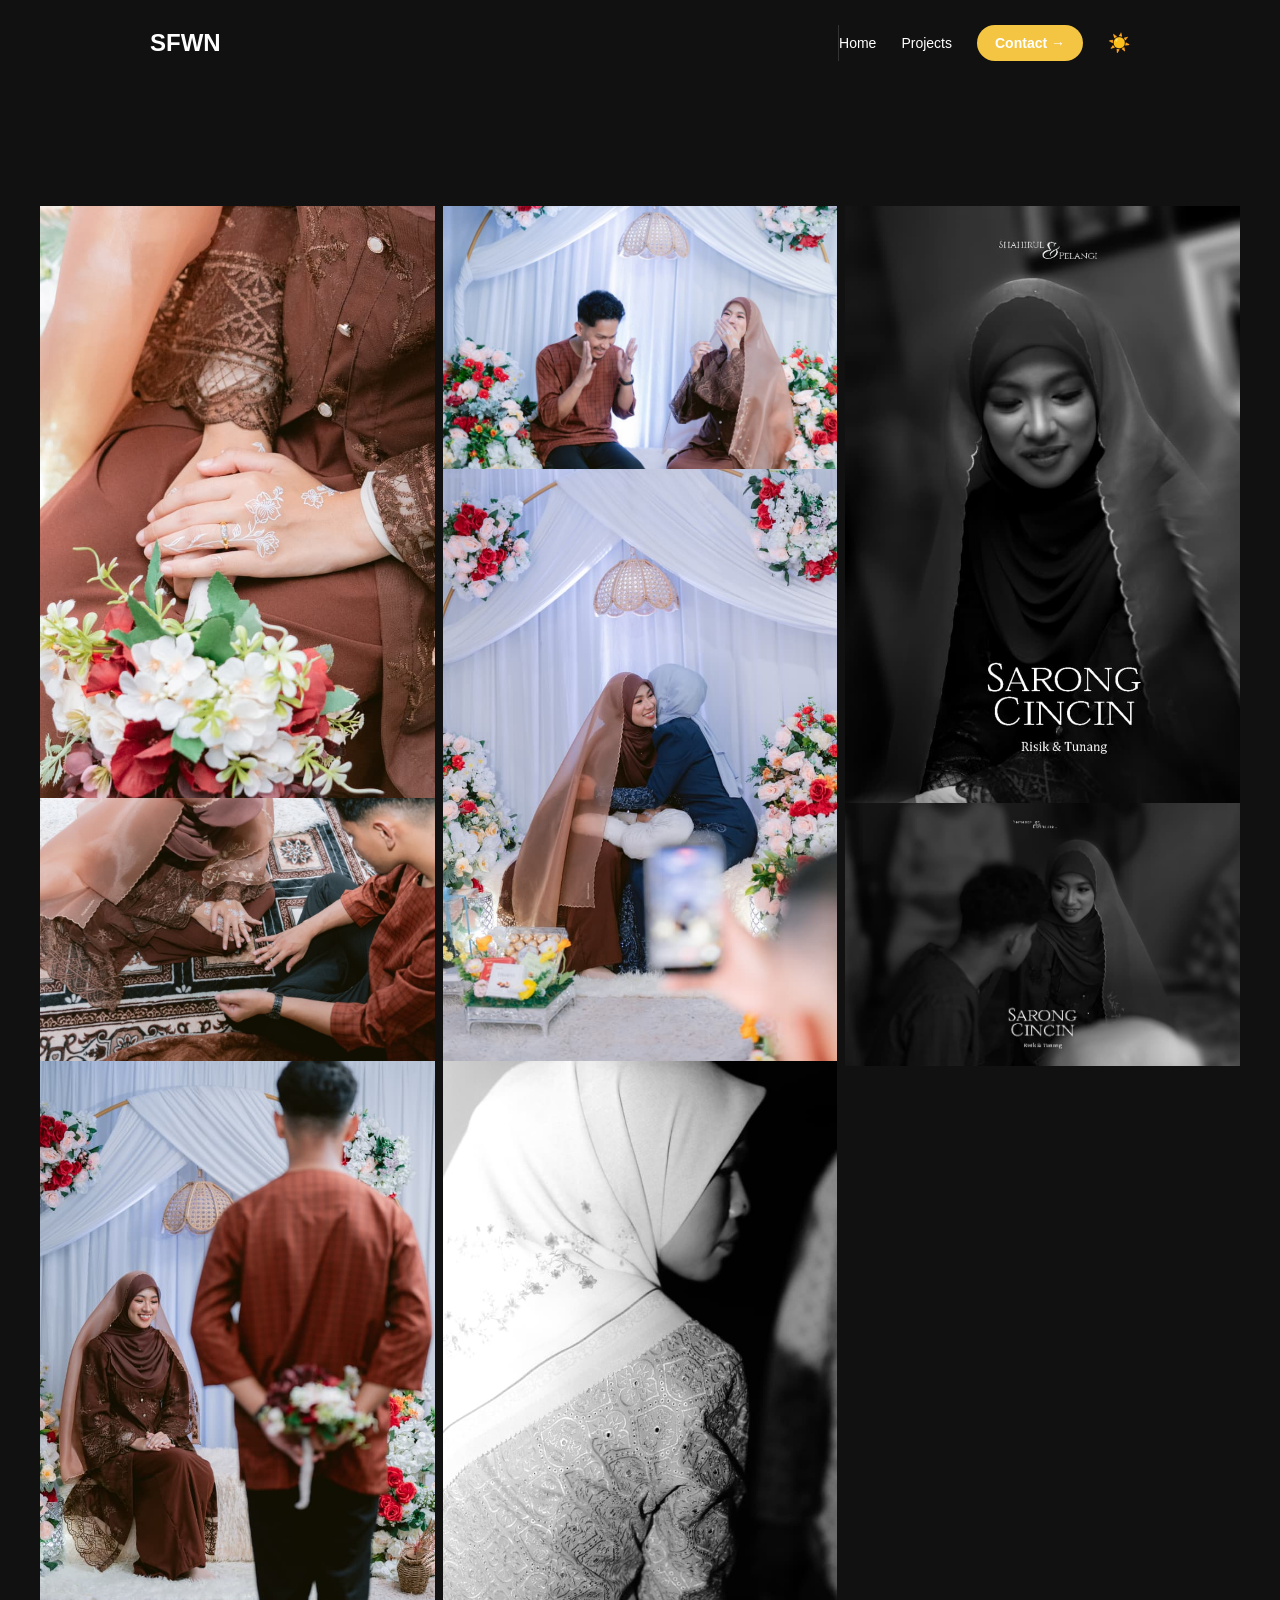
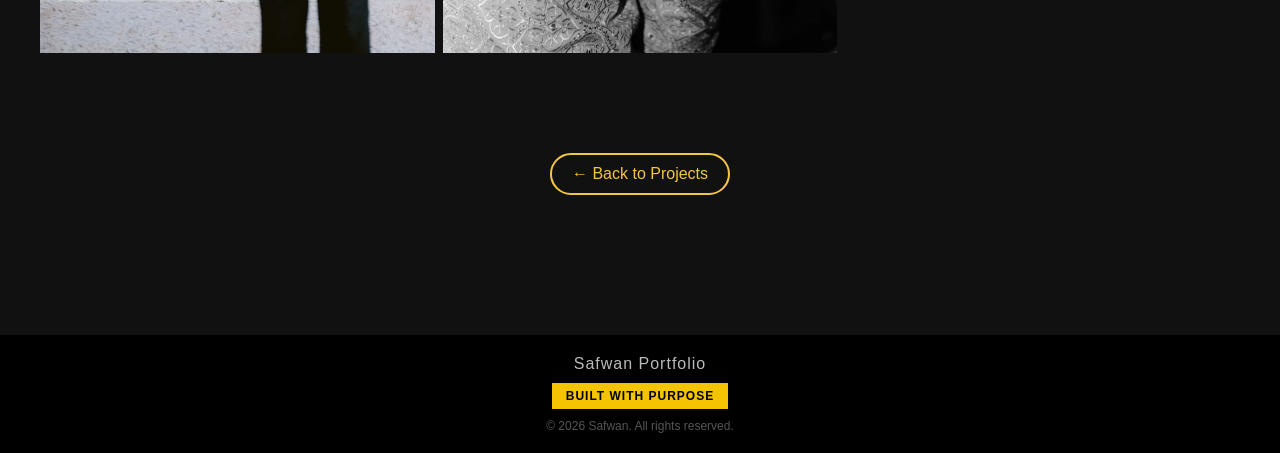
<file: project6.html>
<!DOCTYPE html>
<html lang="en">
<head>
  <meta charset="UTF-8">
  <meta name="viewport" content="width=device-width, initial-scale=1.0">
  <title>Project Details - Safwan</title>
  <!-- WAJIB: Pastikan link CSS ni betul jalurnya -->
  <head>
  <!-- Panggil fail CSS luaran macam biasa -->
  <link rel="stylesheet" href="style.css"> 

  <!-- TAMBAH INI: Supaya skrin terus HITAM sebaik saja klik -->
 
</head>

</head>
<body>

 <header class="navbar">
  <a href="index.html" class="logo">SFWN</a>

  <!-- 1. Pastikan nav ada id ini -->
  <nav id="nav-menu" class="side-menu">
    <a href="index.html#home" class="nav-link">Home</a>
    <a href="index.html#projects" class="nav-link">Projects</a>
    <a href="https://wa.link" target="_blank" class="resume-btn">Contact →</a>
    <span id="theme-toggle">🌙</span>
  </nav>

  <!-- 2. Pastikan butang hamburger ada id ini -->
  <div class="menu-toggle" id="menu-toggle">☰</div>
</header>

<!-- 3. WAJIB: Letak overlay ni di bawah header -->
<div class="overlay" id="overlay"></div>


  <!-- 2. CONTENT (Bungkus dalam container supaya ikut style index) -->
  <!-- Bahagian Content Utama -->
<main class="container project-detail">
    

    

    <!-- GALLERY GRID -->
   <!-- GALLERY MASONRY -->
<div class="pinterest-grid">
    <div class="gallery-item"><img src="photo1.jpeg" alt="Logo 1"></div>
    <div class="gallery-item"><img src="photo2.jpeg" alt="Logo 1"></div>
    <div class="gallery-item"><img src="photo3.jpeg" alt="Logo 1"></div>
    <div class="gallery-item"><img src="photo4.jpeg" alt="Logo 1"></div>
    <div class="gallery-item"><img src="photo5.jpeg" alt="Logo 1"></div>
    <div class="gallery-item"><img src="photo6.jpeg" alt="Logo 1"></div>
    <div class="gallery-item"><img src="photo7.jpeg" alt="Logo 1"></div>
    <div class="gallery-item"><img src="photo8.jpeg" alt="Logo 1"></div>
    
    
    

    
    <!-- Tambah lagi gambar BE6, BE7 dan seterusnya -->
</div>

        
    </div>

    <div class="details">
       
     
        
            
        </div>
    </div>
    <a href="index.html#projects" class="back-link">← Back to Projects</a>
</main>


  <!-- 3. FOOTER (Copy terus dari index) -->
  <footer class="footer">
    <div class="footer-email">Safwan Portfolio</div>
    <div class="footer-badge">BUILT WITH PURPOSE</div>
    <div class="footer-copy">© 2026 Safwan. All rights reserved.</div>
  </footer>

  <!-- WAJIB: Panggil JS supaya Dark Mode & Menu berfungsi -->
  <script src="script.js" defer></script>
<!-- Lightbox dengan Butang Navigasi -->
<div id="lightbox" class="lightbox">
  <span class="close-btn">&times;</span>
  <span class="prev-btn">&#10094;</span> <!-- Butang Kiri -->
  <img class="lightbox-content" id="lightbox-img">
  <span class="next-btn">&#10095;</span> <!-- Butang Kanan -->
   <script src="script.js" defer></script>
</div>


</body>
</html>
</file>
<file: style.css>
* {
  margin: 0;
  padding: 0;
  box-sizing: border-box;
  font-family: Arial, sans-serif;
}

body {
  background: #f5f5f5;
  color: #111;
  
}

/* ========================= */
/* NAVBAR */
/* ========================= */
.navbar {
  position: sticky;
  top: 0;
  background: #f5f5f5;
  z-index: 999;

  display: flex;
  justify-content: space-between;
  align-items: center;
  padding: 25px 60px;
  max-width: 1100px;
  margin: 0 auto;
}

/* DARK MODE NAVBAR */
body.dark .navbar {
  background: #111;
}


.logo {
  font-size: 24px;
  font-weight: bold;
}

/* MENU */
.side-menu {
  display: flex;
  align-items: center;
  gap: 25px;
  transition: 0.3s ease;
}

nav a {
  text-decoration: none;
  color: #111;
  font-size: 14px;
}


/* BUTTON */
.resume-btn {
  background: #f4c542;
  border: none;
  padding: 10px 18px;
  border-radius: 20px;
  cursor: pointer;
  font-weight: bold;
  
  /* Tambahan supaya fungsi link (<a>) nampak macam butang */
  display: inline-block;
  text-decoration: none;
  color: black; /* Warna tulisan */
  transition: 0.3s; /* Efek smooth bila tekan/lalu mouse */
}

/* Tambahan: Efek bila mouse lalu (hover) supaya lebih pro */
.resume-btn:hover {
  background: #0ac44b; /* Warna jadi gelap sikit */
  transform: translateY(-2px); /* Butang naik sikit bila lalu mouse */
}


#theme-toggle {
  cursor: pointer;
  font-size: 18px;
}

/* ☰ HAMBURGER */
.menu-toggle {
  display: none;
  font-size: 26px;
  cursor: pointer;
}

/* ========================= */
/* HERO */
/* ========================= */
.hero {
  text-align: center;
  margin-top: 80px;
  padding: 20px;
  background: #f5f5f5;
}

.avatar {
  width: 100px;
  height: 100px;
  background: none;
  border-radius: 50%;
  margin: 0 auto 20px;
  display: block; 
  overflow: visible; /* Supaya bila dia melompat sikit, tak kena potong */
  animation: melayang 3s ease-in-out infinite;
}

/* Ini kod untuk pergerakan tu */
@keyframes melayang {
  0%, 100% {
    transform: translateY(0); /* Posisi asal */
  }
  50% {
    transform: translateY(-15px); /* Naik 15 pixel ke atas */
  }
}

.hero h3 {
  font-weight: normal;
  margin-bottom: 10px;
}

.hero h1 {
  font-size: 42px;
  line-height: 1.3;
  margin-bottom: 20px;
}

.hero p {
  max-width: 500px;
  margin: 0 auto 30px;
  color: #555;
}

.cta {
  background: #000;
  color: #fff;
  padding: 12px 25px;
  border-radius: 25px;
  border: none;
  cursor: pointer;
  transition: 0.3s ease;
  
  
}
.cta:hover {
    
    background-color: #0ac44b !important; /* tukar warna ikut suka */
    transform: translateY(-2px);
    transition: 0.3s;
    box-shadow: 0 5px 15px rgba(0,0,0,0.2);
}

/* ========================= */
/* DIVIDER */
/* ========================= */
.section-divider {
  width: 80%;
  height: 1px;
  background: #ddd;
  margin: 60px auto;
}

/* ========================= */
/* PROJECTS */
/* ========================= */

.projects-section {
  padding: 80px 20px;
  background: #f5f5f5;
}

.projects-header {
  text-align: center;
  margin-bottom: 50px;
}

/* GRID - Jarakkan sikit supaya bayangan tak bertindih */
.projects-grid {
  display: grid;
  grid-template-columns: repeat(3, 1fr);
  gap: 30px; 
  max-width: 1100px;
  margin: auto;
}

/* CARD - Di sini kita buat dia nampak "Unflatten" */
/* Ganti bahagian .project-card kau dengan yang ni */
.project-card {
  height: 140px; 
  border-radius: 15px;
  display: flex;
  align-items: center;
  justify-content: center;
  font-weight: bold;
  font-size: 18px;
  color: #fff;
  text-decoration: none;
  box-shadow: 0 10px 20px rgba(0, 0, 0, 0.1); 
  border: 1px solid rgba(255, 255, 255, 0.1); 
  
  /* Sini yang silap tadi, sekarang sudah betul: */
  transition: all 0.4s cubic-bezier(0.175, 0.885, 0.32, 1.275);
  
  opacity: 0.8; 
  transform: scale(0.95); 
  position: relative;


}

/* Efek Hover (Bila mouse lalu) */
.project-card:hover {
  transform: translateY(-5px); /* Naik sikit */
  box-shadow: 0 15px 25px rgba(0, 0, 0, 0.2);
}

/* Efek "TEKAN MASUK" (Bila diklik) */
.project-card:active {
  transform: translateY(2px); /* Turun bawah sikit */
  box-shadow: inset 4px 4px 10px rgba(0, 0, 0, 0.3); /* Bayangan masuk dalam */
}
/* --- INI KOD BARU UNTUK AUTO-EXPAND (SCROLL) --- */
.project-card.active-scroll {
  transform: scale(1.20); /* Kad membesar sikit */
  font-size: 28x;       /* Font membesar dari 18px ke 22px */
  opacity: 1;            /* Terangkan balik kad ni */
  box-shadow: 0 20px 40px rgba(0, 0, 0, 0.4);
  z-index: 10;
}

/* COLORS - Ganti warna gradient supaya nampak lebih dalam */
.card1 { background: linear-gradient(145deg, #4e4b51, #2c2a2e); }
.card2 { background: linear-gradient(145deg, #6a11cb, #2575fc); }
.card3 { background: linear-gradient(145deg, #ff9a00, #ff2d55); }
.card4 { background: linear-gradient(145deg, #00c6ff, #0072ff); }
.card5 { background: linear-gradient(145deg, #ff416c, #ff4b2b); }
.card6 { background: linear-gradient(145deg, #141e30, #243b55); }

/* BUTTON */
.projects-footer {
  text-align: center;
  margin-top: 40px;
}

.see-more {
  display: none;
  background: #000;
  color: #fff;
  padding: 12px 25px;
  border-radius: 30px;
  border: none;
  cursor: pointer;
}

/* ========================= */
/* DARK MODE */
/* ========================= */
body.dark {
  background: #111;
  color: #fff;
}

body.dark .hero,
body.dark .projects-section {
  background: #111;
}

body.dark nav a,
body.dark p,
body.dark h1,
body.dark h2,
body.dark h3 {
  color: #fff;
}

body.dark .tag {
  background: #222;
  color: #fff;
}

body.dark .section-divider {
  background: #444;
}

body.dark .cta {
  background: #fff;
  color: #111;
  

}

body.dark .side-menu {
  background: #111;
  border-left: 1px solid #333;
}

/* ========================= */
/* MOBILE */
/* ========================= */
@media (max-width: 768px) {

  .menu-toggle {
    display: block;
  }

  .side-menu {
    position: fixed;
    top: 0;
    right: -260px;
    width: 260px;
    height: 100vh;
    background: #fff;

    flex-direction: column;
    align-items: flex-start;
    padding: 80px 20px;
    gap: 20px;

    transition: 0.3s ease;
    z-index: 1000;
  }

  .side-menu.active {
    right: 0;
  }

  body.dark .side-menu {
    background: #111;
  }

  .navbar {
    padding: 20px;
  }

  .projects-grid {
    grid-template-columns: 1fr;
  }

  .projects-header h1 {
    font-size: 40px;
  }

  .overlay {
    position: fixed;
    top: 0;
    left: 0;
    width: 100%;
    height: 100vh;
    background: rgba(0,0,0,0.5);

    opacity: 0;
    visibility: hidden;
    transition: 0.3s;
    z-index: 900;
  }

  .overlay.active {
    opacity: 1;
    visibility: visible;
  }
}

/* SMOOTH SCROLL */
html {
  scroll-behavior: smooth;
}

/* ========================= */
/* FOOTER */
/* ========================= */

.footer {
  background: #000;
  color: #aaa;
  text-align: center;
  padding: 20px 20px;
  display: flex;
  flex-direction: column;
  gap: 10px;
  align-items: center;
}

.footer-email {
  color: #bbb;
  font-size: 16px;
  letter-spacing: 1px;
}

.footer-socials {
  display: none;
  gap: 25px;
}

.footer-socials a {
  color: #fff;
  text-decoration: none;
  font-size: 14px;
  transition: 0.3s;
}

.footer-socials a:hover {
  color: #f5c400;
}

.footer-badge {
  background: #f5c400;
  color: #000;
  font-weight: bold;
  padding: 6px 14px;
  font-size: 12px;
  letter-spacing: 1px;
}

.footer-copy {
  font-size: 12px;
  color: #555;
}
.side-menu a:hover {
  color: #f4c542;
}
html {
  scroll-behavior: smooth;
}

section {
  scroll-margin-top: 65px;
}
.avatar img {
  width: 100%;
  height: 100%;
  object-fit: cover; /* Biar gambar gak penyok/ketarik */
  border-radius: 50%; /* Biar gambarnya bulat */
}
.project-detail {
    margin-top: 120px;
    padding-bottom: 80px;
}

.project-header {
    margin-bottom: 40px;
    text-align: center;
}

/* GRID SYSTEM */
.logo-gallery {
    display: grid;
    grid-template-columns: repeat(auto-fit, minmax(300px, 1fr)); /* Auto susun ikut lebar skrin */
    gap: 20px;
    margin: 40px 0;
}

.gallery-item {
    background: #eee; /* Placeholder warna sebelum gambar load */
    border-radius: 0px;
    overflow: hidden;
    transition: transform 0.3s ease;
    background: #222;    /* Warna standby sementara tunggu gambar */
}

.gallery-item:hover {
    transform: translateY(-5px); /* Efek bila mouse lalu */
}

.gallery-item img {
    width: 100%;
    height: 100%;
    display: block;
    object-fit: cover;
}

/* Tool Tags Style */
.tool-tags span {
    background: #f4c542;
    color: #000;
    padding: 5px 15px;
    border-radius: 20px;
    font-size: 14px;
    font-weight: bold;
    margin-right: 10px;
}

/* Dark Mode Support */
body.dark .gallery-item {
    background: #222;
}
.lightbox {
  display: none;
  position: fixed;
  z-index: 10000;
  top: 0; left: 0;
  width: 100%; height: 100%;
  background: rgba(0, 0, 0, 0.95);
  align-items: center;
  justify-content: center;
}

.lightbox-content {
  max-width: 85%;
  max-height: 80%;
  object-fit: contain;
  transition: transform 0.3s;
}

/* Butang Navigasi */
.prev-btn, .next-btn {
  position: absolute;
  top: 50%;
  transform: translateY(-50%);
  color: white;
  font-size: 40px;
  font-weight: bold;
  padding: 20px;
  cursor: pointer;
  user-select: none;
  transition: 0.3s;
}

.prev-btn { left: 20px; }
.next-btn { right: 20px; }

.prev-btn:hover, .next-btn:hover { color: #f4c542; }

.close-btn {
  position: absolute;
  top: 20px; right: 30px;
  color: white;
  font-size: 40px;
  cursor: pointer;
}

.back-link {
  display: inline-block;
  position: relative;
  left: 50%;
  transform: translateX(-50%);
  border: 2px solid #f4c542;
  padding: 10px 20px;
  border-radius: 25px;
  
  /* PEMBETULAN DI SINI */
  margin-top: 80px;    /* Saya naikkan ke 80px supaya nampak lebih jauh ke bawah */
  margin-bottom: 60px; /* Jarak dengan footer */
  
  text-decoration: none;
  color: #f4c542;
  transition: 0.3s;


}

/* Pastikan warna tak tukar jadi ungu lepas kena klik */
.back-link:visited {
  color: #f4c542 !important;
}

/* Efek bila mouse lalu */
.back-link:hover {
  background-color: #f4c542; /* Jadi butang penuh warna kuning */
  color: #000 !important;    /* Teks jadi hitam supaya nampak jelas */
}
.logo {
  font-size: 24px;
  font-weight: bold;
  text-decoration: none; /* Supaya tiada garisan bawah link */
  color: inherit;        /* Ikut warna body (Putih dalam Dark Mode, Hitam dalam Light Mode) */
  display: inline-block;
}
/* ========================= */
/* PINTEREST GRID (VERSI RAPAT) */
/* ========================= */
.pinterest-grid {
  column-count: 3;
  column-gap: 8px;      /* Ruang tepi yang sangat nipis */
  width: 95%;           /* Guna hampir seluruh lebar skrin */
  max-width: 1200px;
  margin: 20px auto;    /* Rapatkan dengan bahagian atas */
}

.pinterest-grid .item {
  display: inline-block;
  width: 100%;
  margin-bottom: 8px;   /* Ruang bawah yang sangat nipis */
  border-radius: 4px;   /* Sudut tajam sedikit supaya nampak lebih rapat */
}

.pinterest-grid img {
  width: 100%;
  height: auto;
  display: block;
}

/* ========================= */
/* RESPONSIVE (PHONE RAPAT) */
/* ========================= */
@media (max-width: 480px) {
  .pinterest-grid {
    column-count: 2;    /* Kekalkan 2 kolom kat phone */
    column-gap: 5px;    /* Jarak paling minima */
  }
  
  .pinterest-grid .item {
    margin-bottom: 5px; /* Jarak bawah paling minima */
  }
}
</file>
